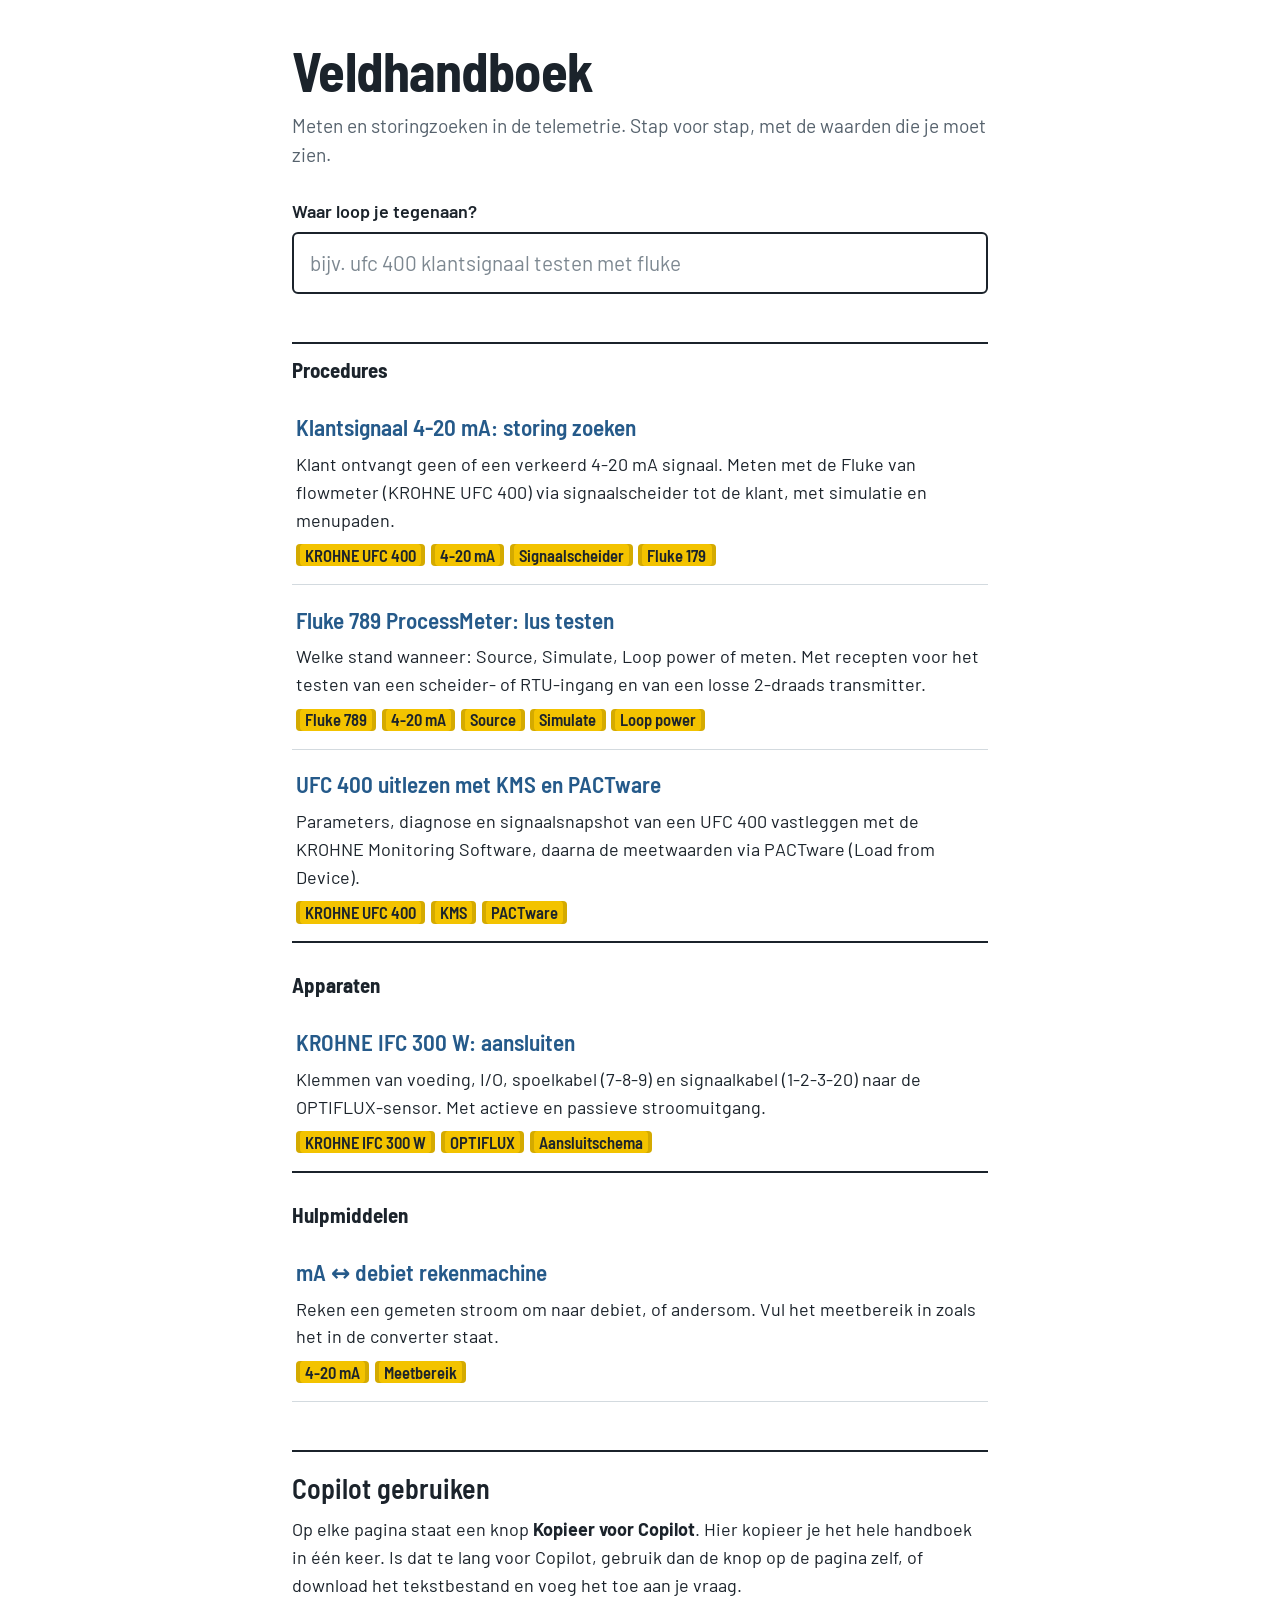
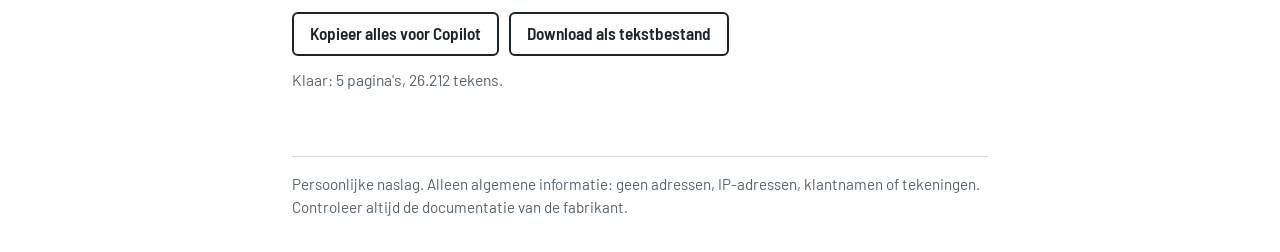
<file: index.html>
<!DOCTYPE html>
<html lang="nl">
<head>
  <meta charset="utf-8">
  <meta name="viewport" content="width=device-width, initial-scale=1">
  <title>Veldhandboek</title>
  <meta name="description" content="Persoonlijk veldhandboek: meten en storingzoeken in de telemetrie.">
  <link rel="stylesheet" href="assets/style.css">
  <script src="assets/zoek.js" defer></script>
  <script src="assets/copilot.js" defer></script>
</head>
<body>
  <main class="wrap">
    <header class="held">
      <h1>Veldhandboek</h1>
      <p class="onder">Meten en storingzoeken in de telemetrie. Stap voor stap, met de waarden die je moet zien.</p>

      <form class="zoek" role="search" onsubmit="return false">
        <label for="zoekveld">Waar loop je tegenaan?</label>
        <input id="zoekveld" type="search" autocomplete="off" enterkeyhint="search"
               placeholder="bijv. ufc 400 klantsignaal testen met fluke">
      </form>
    </header>

    <ul class="resultaten" id="resultaten" aria-live="polite"></ul>

    <p class="voet">
      Persoonlijke naslag. Alleen algemene informatie: geen adressen, IP-adressen, klantnamen of tekeningen.
      Controleer altijd de documentatie van de fabrikant.
    </p>
  </main>
</body>
</html>
</file>
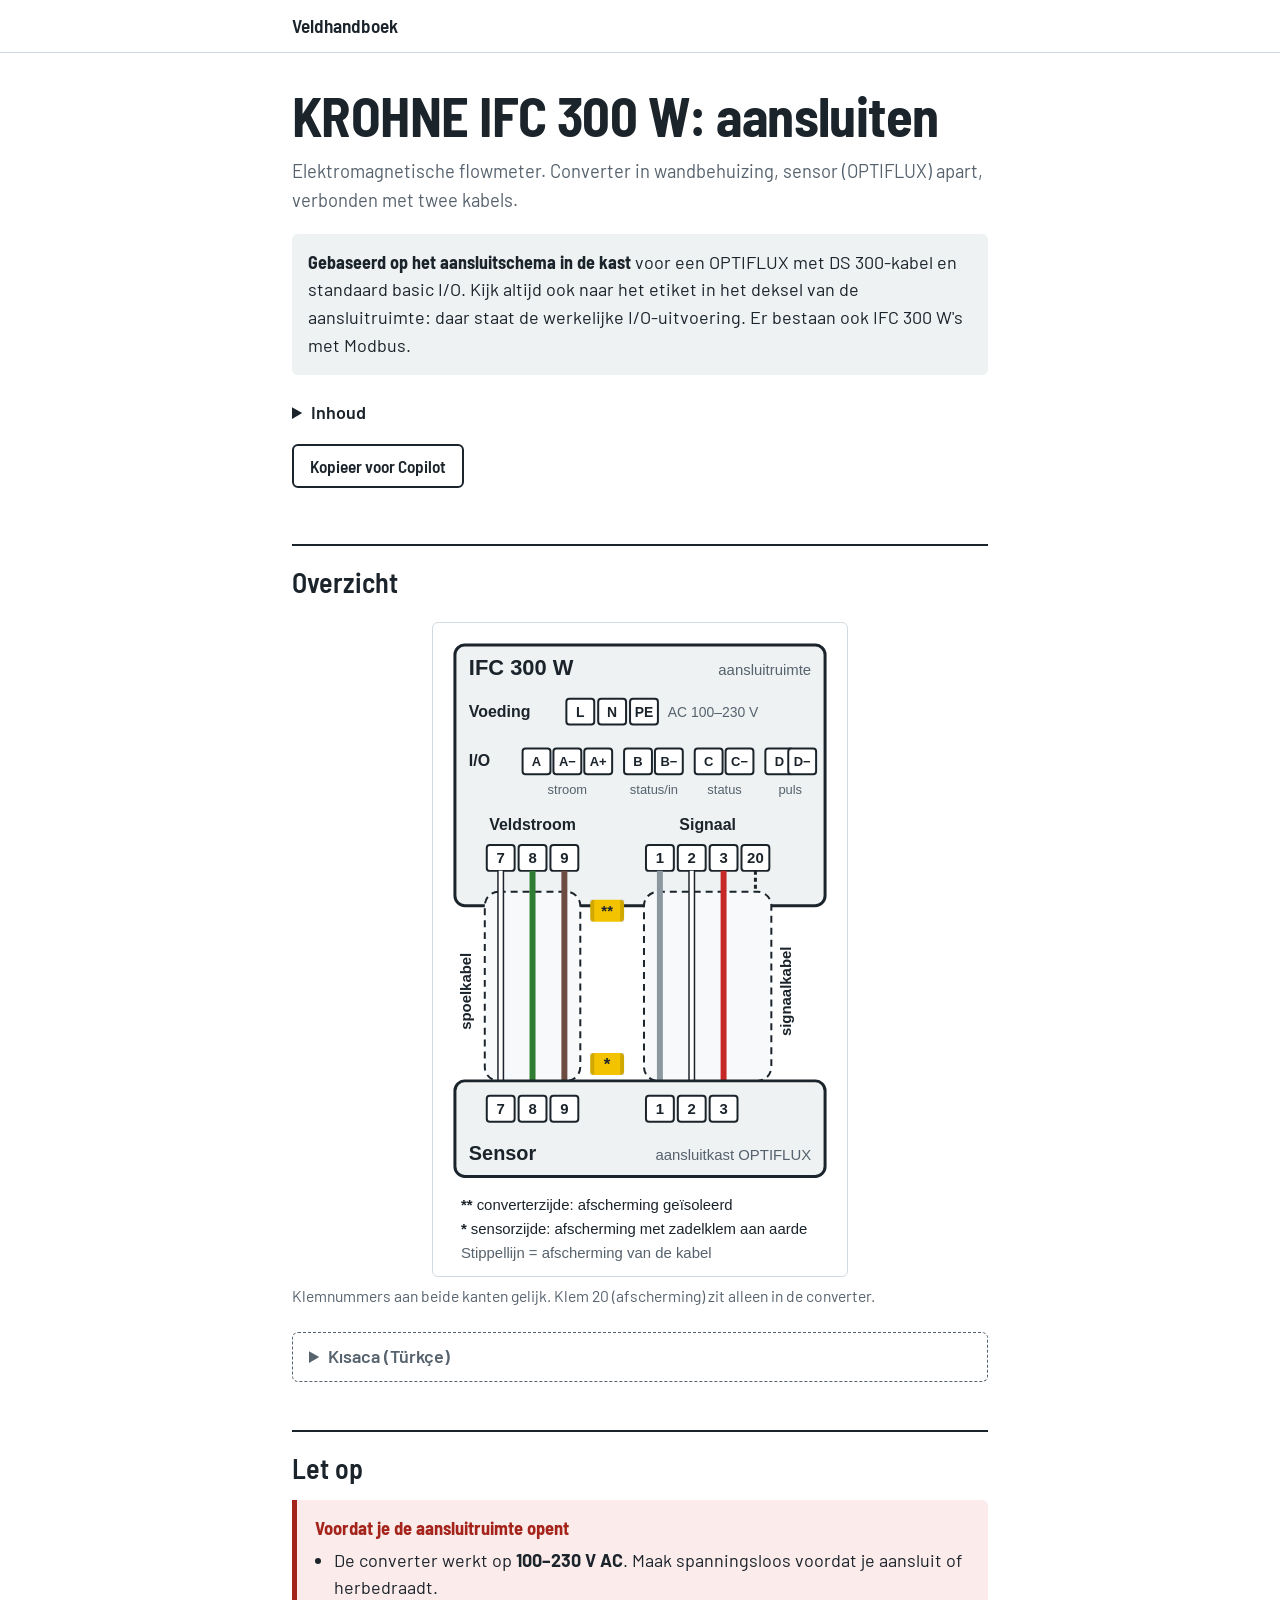
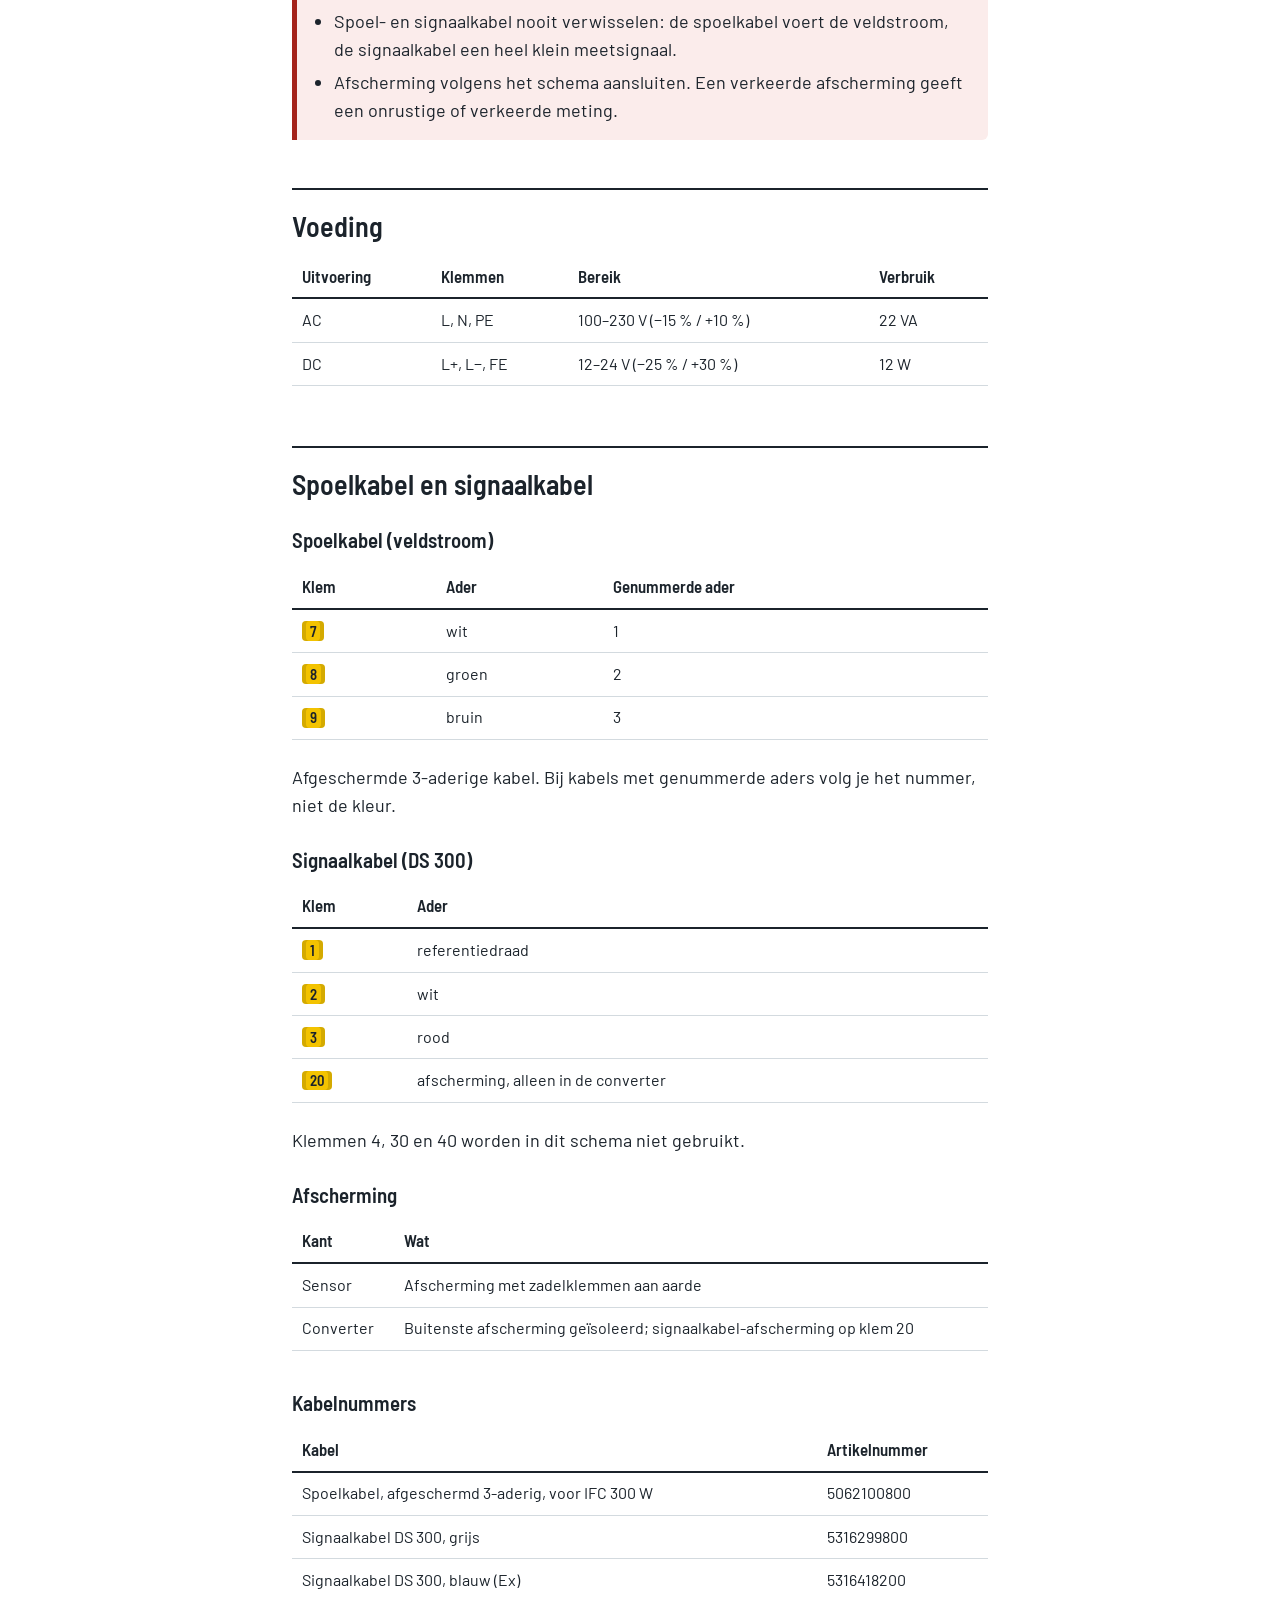
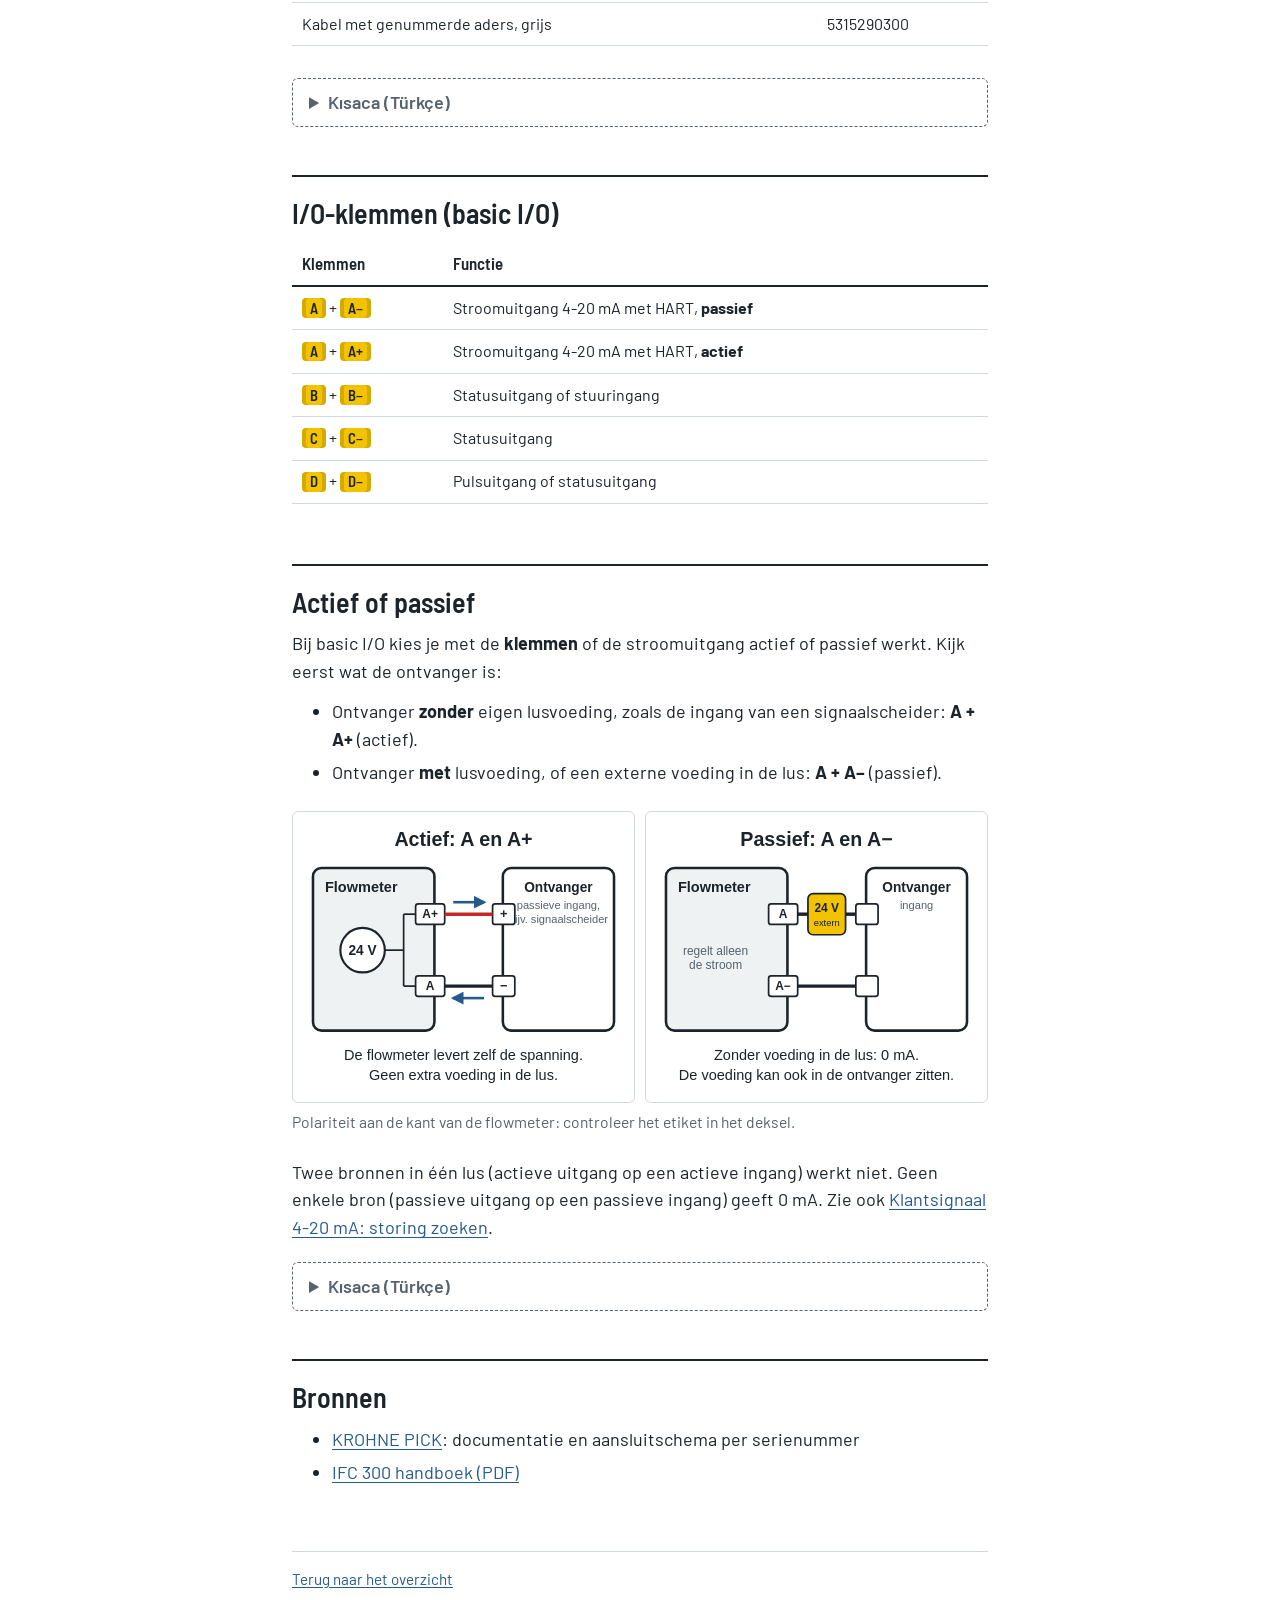
<file: apparaten/krohne-ifc-300-w.html>
<!DOCTYPE html>
<html lang="nl">
<head>
  <meta charset="utf-8">
  <meta name="viewport" content="width=device-width, initial-scale=1">
  <title>KROHNE IFC 300 W: aansluiten · Veldhandboek</title>
  <link rel="stylesheet" href="../assets/style.css">
  <script src="../assets/copilot.js" defer></script>
</head>
<body>
  <nav class="balk"><div class="wrap"><a class="thuis" href="../index.html">Veldhandboek</a></div></nav>

  <main class="wrap">
    <header class="kopblok">
      <h1>KROHNE IFC 300 W: aansluiten</h1>
      <p class="keten">Elektromagnetische flowmeter. Converter in wandbehuizing, sensor (OPTIFLUX) apart, verbonden met twee kabels.</p>

      <div class="status">
        <strong>Gebaseerd op het aansluitschema in de kast</strong> voor een OPTIFLUX met DS 300-kabel en standaard basic I/O.
        Kijk altijd ook naar het etiket in het deksel van de aansluitruimte: daar staat de werkelijke I/O-uitvoering. Er bestaan ook IFC 300 W's met Modbus.
      </div>

      <details class="inhoud">
        <summary>Inhoud</summary>
        <ol>
          <li><a href="#overzicht">Overzicht</a></li>
          <li><a href="#veiligheid">Let op</a></li>
          <li><a href="#voeding">Voeding</a></li>
          <li><a href="#kabels">Spoelkabel en signaalkabel</a></li>
          <li><a href="#io">I/O-klemmen</a></li>
          <li><a href="#actief">Actief of passief</a></li>
          <li><a href="#bronnen">Bronnen</a></li>
        </ol>
      </details>
    </header>

    <!-- ===================================================== -->
    <h2 id="overzicht">Overzicht</h2>
    <figure class="plaat smal">
      <img src="../assets/img/ifc300-aansluiten.svg" alt="Converter met rijen klemmen: voeding L, N, PE; I/O A, A−, A+, B, B−, C, C−, D, D−; veldstroom 7, 8, 9; signaal 1, 2, 3, 20. Twee kabels naar de sensor met klemmen 7, 8, 9 en 1, 2, 3.">
      <figcaption>Klemnummers aan beide kanten gelijk. Klem 20 (afscherming) zit alleen in de converter.</figcaption>
    </figure>

    <details class="tr">
      <summary>Kısaca (Türkçe)</summary>
      <p>IFC 300 W duvara monte converter; sensör ayrı. Aralarında iki kablo var: bobin kablosu (7, 8, 9) ve sinyal kablosu (1, 2, 3 ve ekran 20). Numaralar iki uçta da aynı. Gerçek I/O tipini klemens kapağının içindeki etiketten kontrol et.</p>
    </details>

    <!-- ===================================================== -->
    <h2 id="veiligheid">Let op</h2>
    <div class="gevaar">
      <strong>Voordat je de aansluitruimte opent</strong>
      <ul>
        <li>De converter werkt op <b>100–230 V AC</b>. Maak spanningsloos voordat je aansluit of herbedraadt.</li>
        <li>Spoel- en signaalkabel nooit verwisselen: de spoelkabel voert de veldstroom, de signaalkabel een heel klein meetsignaal.</li>
        <li>Afscherming volgens het schema aansluiten. Een verkeerde afscherming geeft een onrustige of verkeerde meting.</li>
      </ul>
    </div>

    <!-- ===================================================== -->
    <h2 id="voeding">Voeding</h2>
    <div class="tabel">
      <table>
        <tr><th>Uitvoering</th><th>Klemmen</th><th>Bereik</th><th>Verbruik</th></tr>
        <tr><td>AC</td><td>L, N, PE</td><td>100–230 V (−15 % / +10 %)</td><td>22 VA</td></tr>
        <tr><td>DC</td><td>L+, L−, FE</td><td>12–24 V (−25 % / +30 %)</td><td>12 W</td></tr>
      </table>
    </div>

    <!-- ===================================================== -->
    <h2 id="kabels">Spoelkabel en signaalkabel</h2>
    <h3>Spoelkabel (veldstroom)</h3>
    <div class="tabel">
      <table>
        <tr><th>Klem</th><th>Ader</th><th>Genummerde ader</th></tr>
        <tr><td><span class="kous">7</span></td><td>wit</td><td>1</td></tr>
        <tr><td><span class="kous">8</span></td><td>groen</td><td>2</td></tr>
        <tr><td><span class="kous">9</span></td><td>bruin</td><td>3</td></tr>
      </table>
    </div>
    <p>Afgeschermde 3-aderige kabel. Bij kabels met genummerde aders volg je het nummer, niet de kleur.</p>

    <h3>Signaalkabel (DS 300)</h3>
    <div class="tabel">
      <table>
        <tr><th>Klem</th><th>Ader</th></tr>
        <tr><td><span class="kous">1</span></td><td>referentiedraad</td></tr>
        <tr><td><span class="kous">2</span></td><td>wit</td></tr>
        <tr><td><span class="kous">3</span></td><td>rood</td></tr>
        <tr><td><span class="kous">20</span></td><td>afscherming, alleen in de converter</td></tr>
      </table>
    </div>
    <p>Klemmen 4, 30 en 40 worden in dit schema niet gebruikt.</p>

    <h3>Afscherming</h3>
    <div class="tabel">
      <table>
        <tr><th>Kant</th><th>Wat</th></tr>
        <tr><td>Sensor</td><td>Afscherming met zadelklemmen aan aarde</td></tr>
        <tr><td>Converter</td><td>Buitenste afscherming geïsoleerd; signaalkabel-afscherming op klem 20</td></tr>
      </table>
    </div>

    <h3>Kabelnummers</h3>
    <div class="tabel">
      <table>
        <tr><th>Kabel</th><th>Artikelnummer</th></tr>
        <tr><td>Spoelkabel, afgeschermd 3-aderig, voor IFC 300 W</td><td>5062100800</td></tr>
        <tr><td>Signaalkabel DS 300, grijs</td><td>5316299800</td></tr>
        <tr><td>Signaalkabel DS 300, blauw (Ex)</td><td>5316418200</td></tr>
        <tr><td>Kabel met genummerde aders, grijs</td><td>5315290300</td></tr>
      </table>
    </div>

    <details class="tr">
      <summary>Kısaca (Türkçe)</summary>
      <ul>
        <li>Bobin kablosu: 7 beyaz, 8 yeşil, 9 kahverengi. Numaralı tellerde 1-2-3'ü takip et.</li>
        <li>Sinyal kablosu: 1 referans teli, 2 beyaz, 3 kırmızı, 20 ekran (sadece converter'da).</li>
        <li>Ekran: sensör tarafında eyer kelepçeyle toprağa, converter tarafında dış ekran yalıtılır.</li>
      </ul>
    </details>

    <!-- ===================================================== -->
    <h2 id="io">I/O-klemmen (basic I/O)</h2>
    <div class="tabel">
      <table>
        <tr><th>Klemmen</th><th>Functie</th></tr>
        <tr><td><span class="kous">A</span> + <span class="kous">A−</span></td><td>Stroomuitgang 4-20 mA met HART, <b>passief</b></td></tr>
        <tr><td><span class="kous">A</span> + <span class="kous">A+</span></td><td>Stroomuitgang 4-20 mA met HART, <b>actief</b></td></tr>
        <tr><td><span class="kous">B</span> + <span class="kous">B−</span></td><td>Statusuitgang of stuuringang</td></tr>
        <tr><td><span class="kous">C</span> + <span class="kous">C−</span></td><td>Statusuitgang</td></tr>
        <tr><td><span class="kous">D</span> + <span class="kous">D−</span></td><td>Pulsuitgang of statusuitgang</td></tr>
      </table>
    </div>

    <!-- ===================================================== -->
    <h2 id="actief">Actief of passief</h2>
    <p>Bij basic I/O kies je met de <b>klemmen</b> of de stroomuitgang actief of passief werkt. Kijk eerst wat de ontvanger is:</p>
    <ul>
      <li>Ontvanger <b>zonder</b> eigen lusvoeding, zoals de ingang van een signaalscheider: <b>A + A+</b> (actief).</li>
      <li>Ontvanger <b>met</b> lusvoeding, of een externe voeding in de lus: <b>A + A−</b> (passief).</li>
    </ul>
    <figure class="plaat">
      <div class="platen">
        <img src="../assets/img/stroomuitgang-actief.svg" alt="Actief: klem A+ en A. De flowmeter heeft een interne 24 V-bron en voedt de lus naar de passieve ingang van de ontvanger.">
        <img src="../assets/img/stroomuitgang-passief.svg" alt="Passief: klem A en A−. Er zit een externe 24 V-voeding in de lus tussen flowmeter en ontvanger.">
      </div>
      <figcaption>Polariteit aan de kant van de flowmeter: controleer het etiket in het deksel.</figcaption>
    </figure>
    <p>Twee bronnen in één lus (actieve uitgang op een actieve ingang) werkt niet. Geen enkele bron (passieve uitgang op een passieve ingang) geeft 0 mA. Zie ook <a href="../procedures/klantsignaal-4-20ma.html">Klantsignaal 4-20 mA: storing zoeken</a>.</p>

    <details class="tr">
      <summary>Kısaca (Türkçe)</summary>
      <p>Basic I/O'da aktif/pasif seçimi klemenslerle yapılır: A + A+ aktif (sayaç loop'u kendisi besler), A + A− pasif (loop'ta harici besleme gerekir). Karşı taraf sinyal ayırıcı gibi pasif bir girişse A + A+ kullan. İki taraf da pasifse akım 0 mA olur.</p>
    </details>

    <!-- ===================================================== -->
    <h2 id="bronnen">Bronnen</h2>
    <ul>
      <li><a href="https://pick.krohne.com">KROHNE PICK</a>: documentatie en aansluitschema per serienummer</li>
      <li><a href="https://cdn.krohne.com/pick2/tagged_docs/MA_IFC300_en_210618_4000069804_R05.pdf">IFC 300 handboek (PDF)</a></li>
    </ul>

    <p class="voet"><a href="../index.html">Terug naar het overzicht</a></p>
  </main>
</body>
</html>
</file>
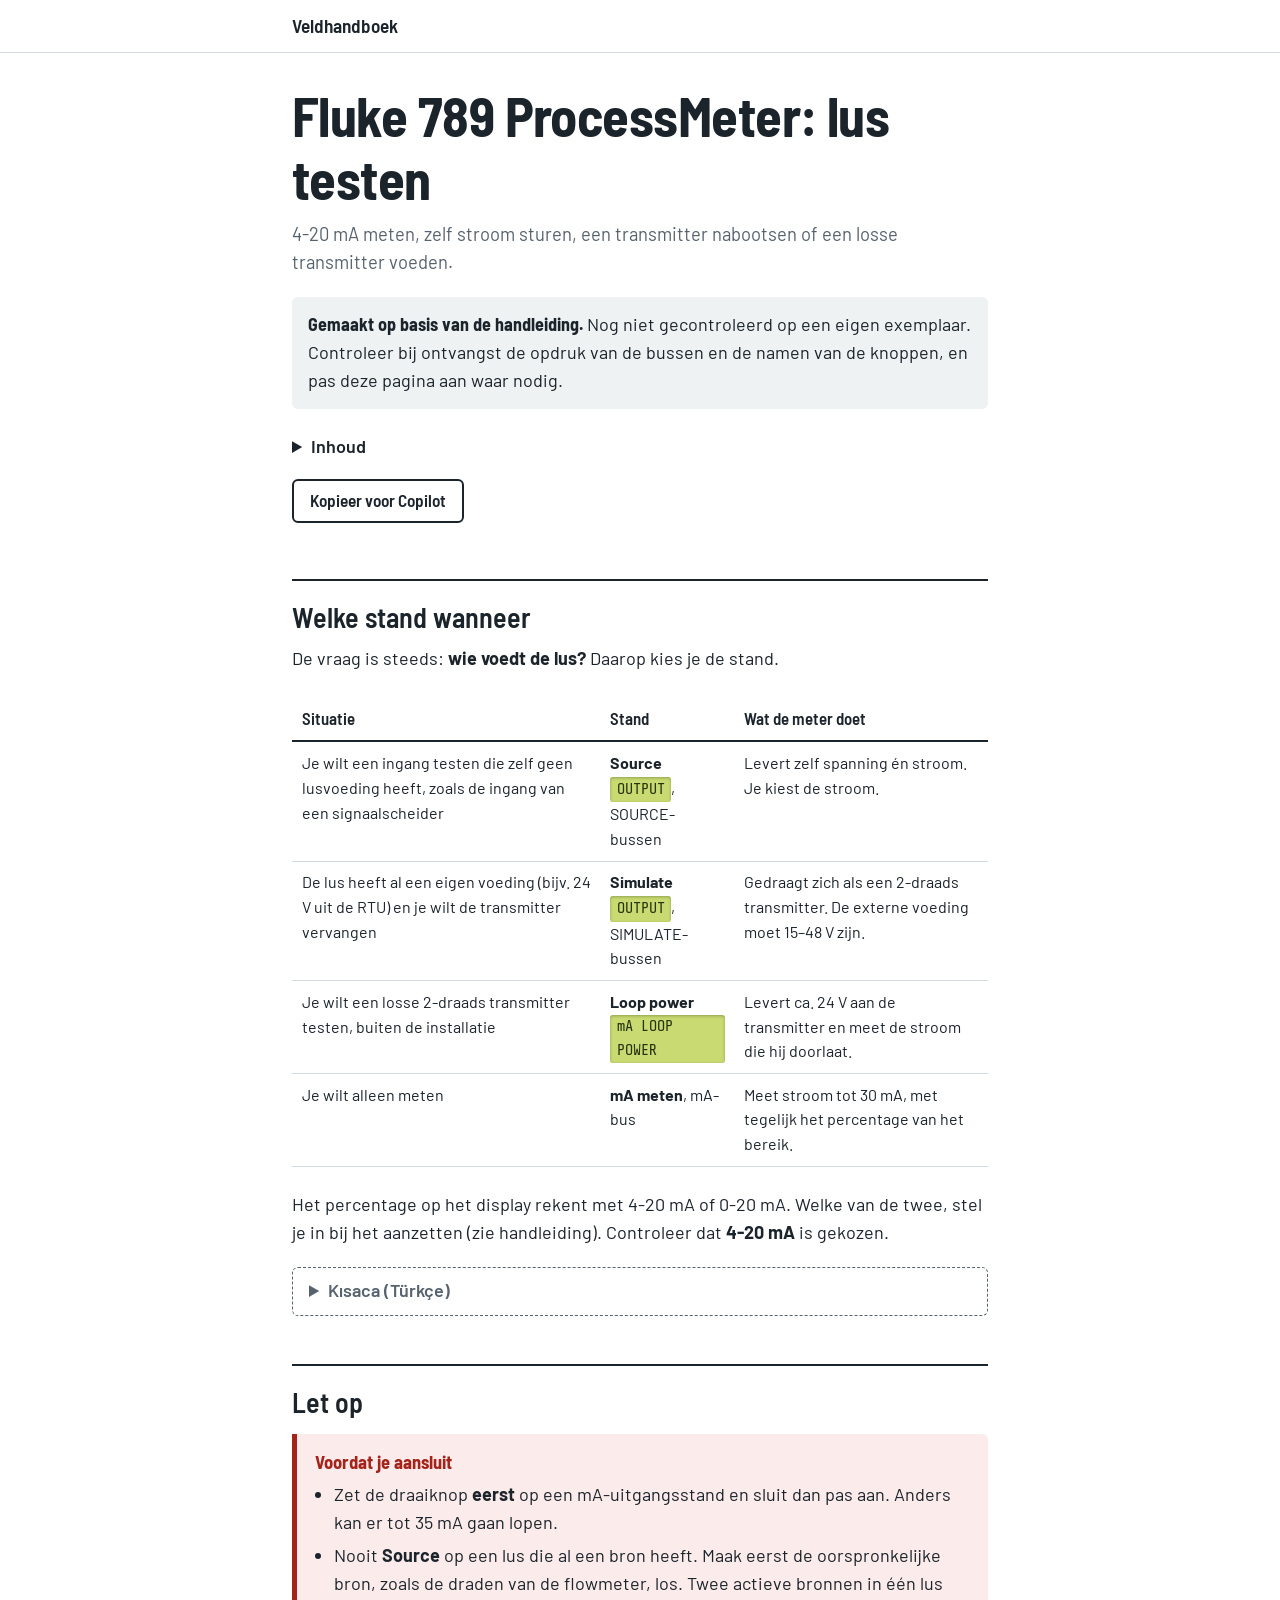
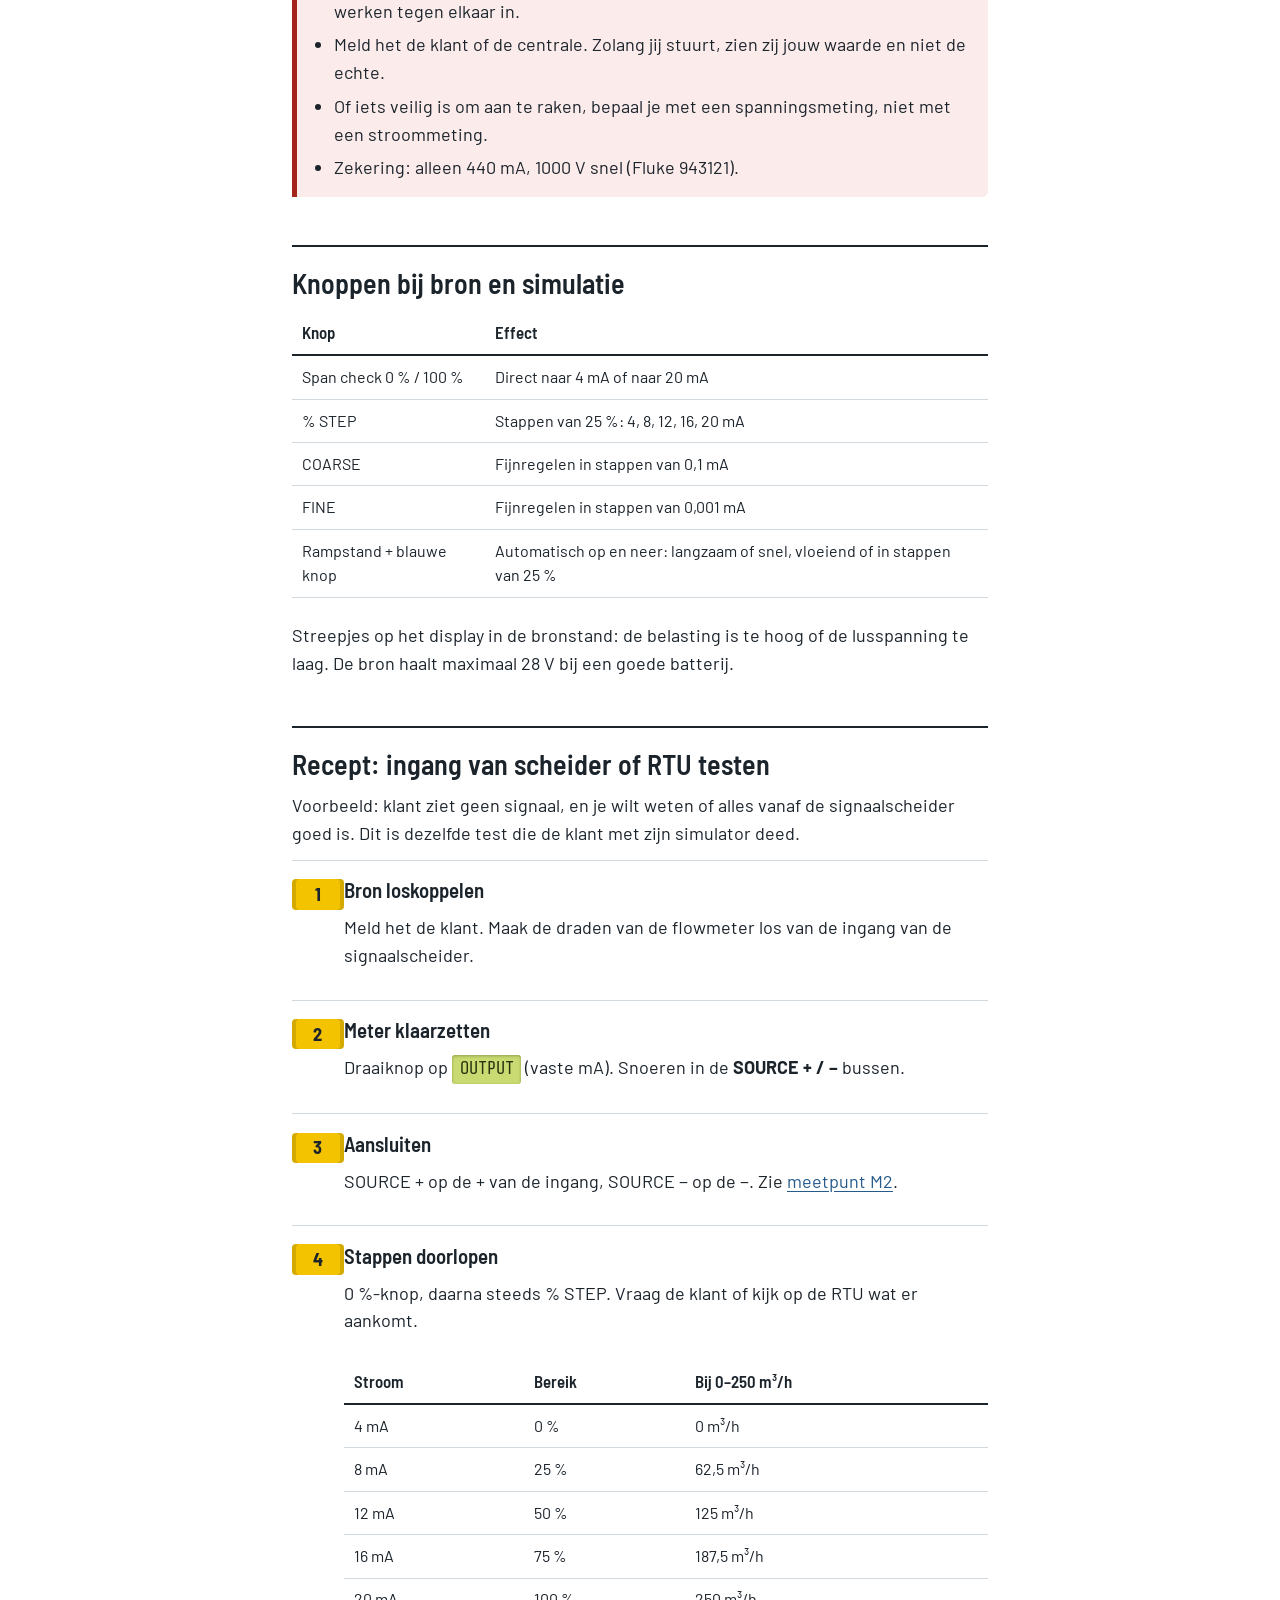
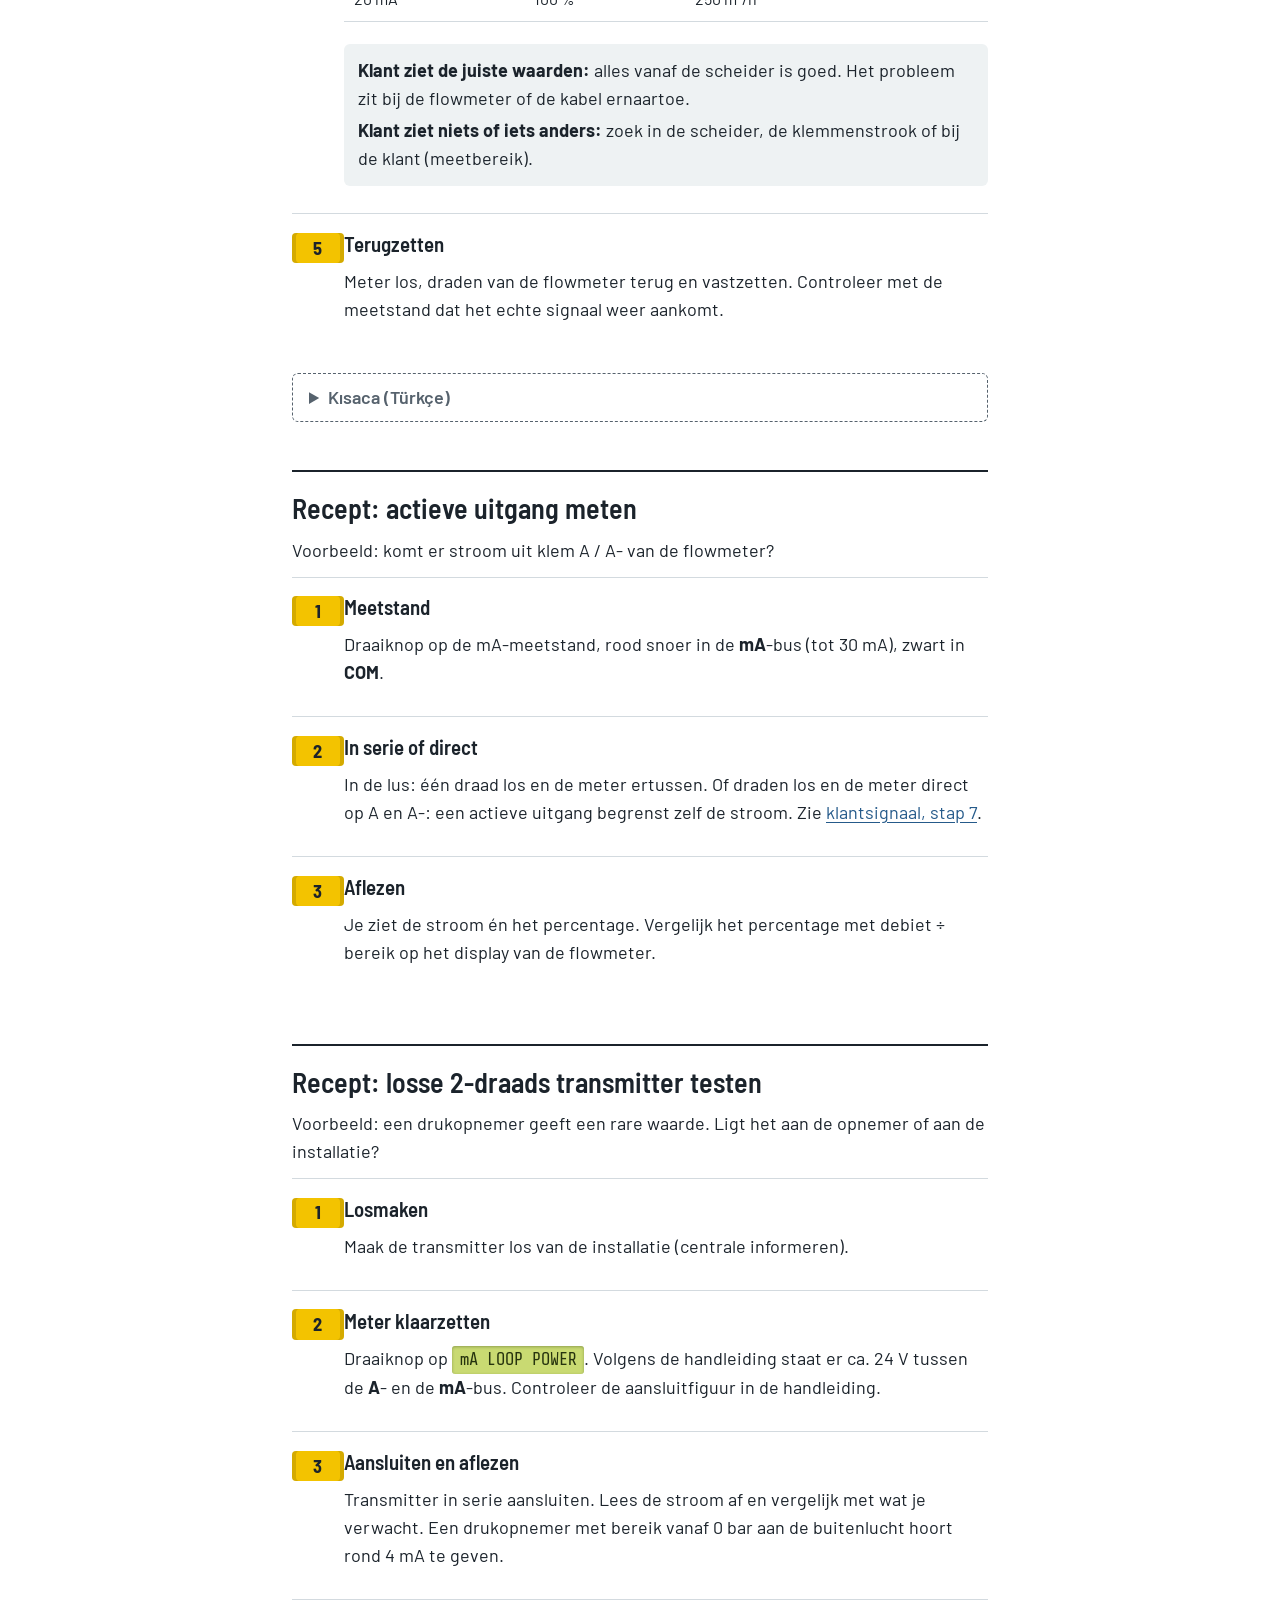
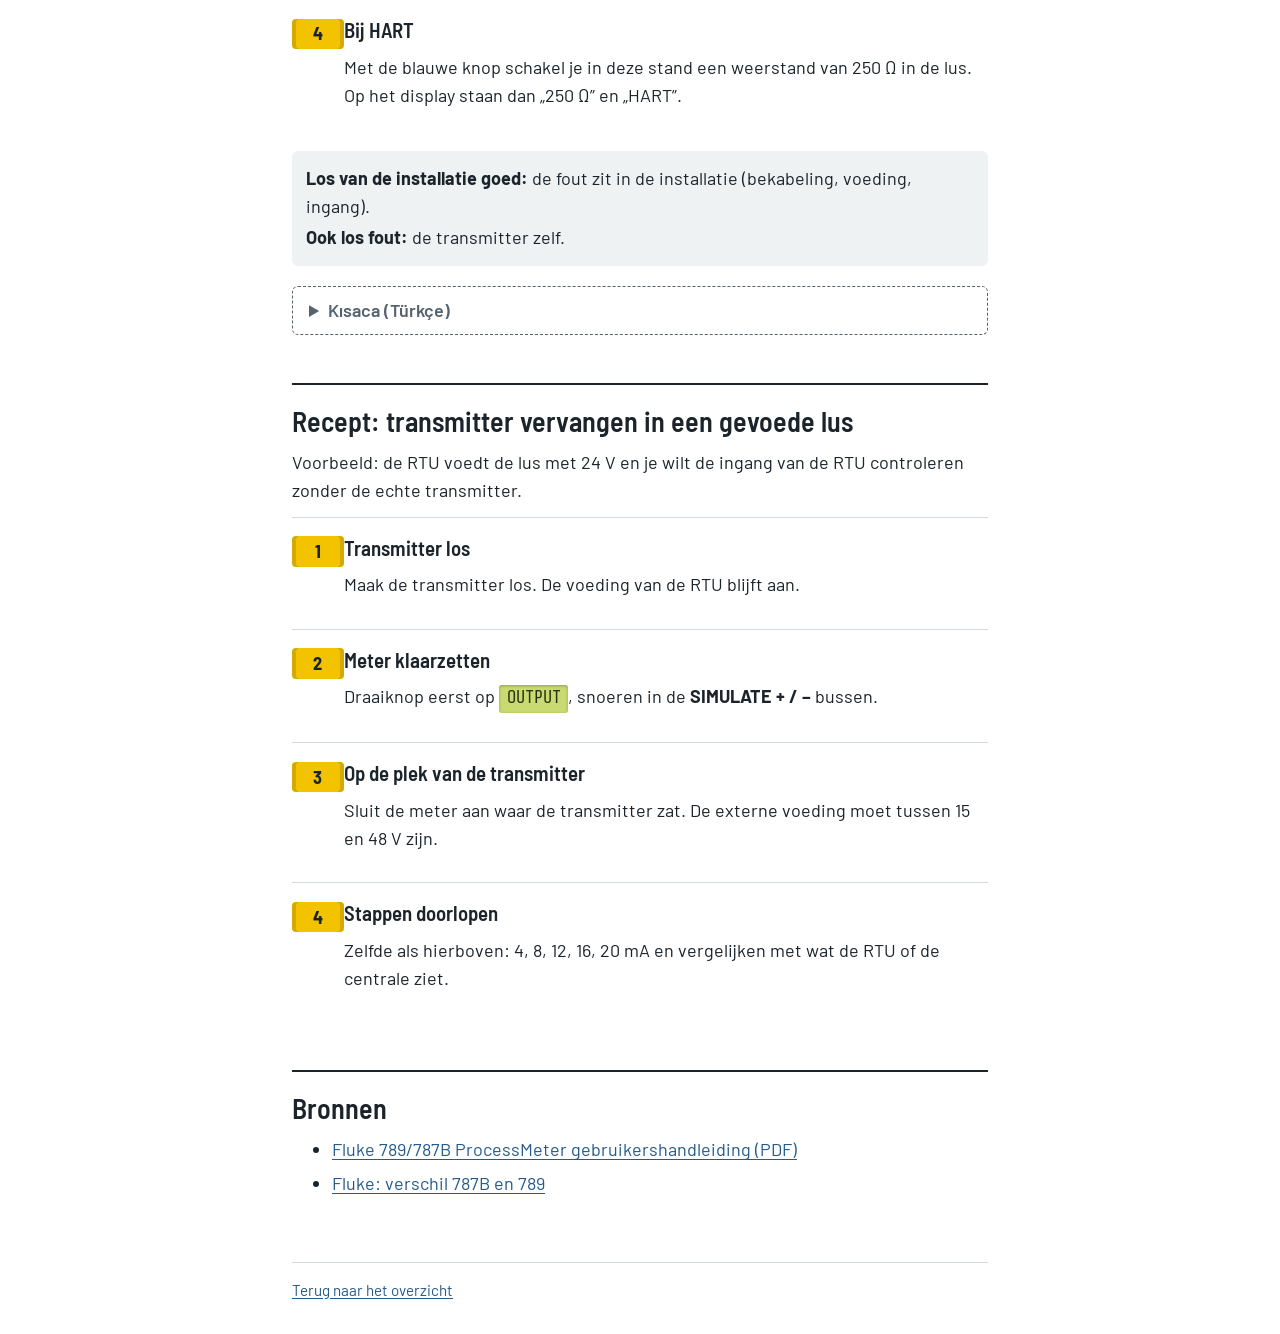
<file: procedures/fluke-789-processmeter.html>
<!DOCTYPE html>
<html lang="nl">
<head>
  <meta charset="utf-8">
  <meta name="viewport" content="width=device-width, initial-scale=1">
  <title>Fluke 789 ProcessMeter: lus testen · Veldhandboek</title>
  <link rel="stylesheet" href="../assets/style.css">
  <script src="../assets/copilot.js" defer></script>
</head>
<body>
  <nav class="balk"><div class="wrap"><a class="thuis" href="../index.html">Veldhandboek</a></div></nav>

  <main class="wrap">
    <header class="kopblok">
      <h1>Fluke 789 ProcessMeter: lus testen</h1>
      <p class="keten">4-20 mA meten, zelf stroom sturen, een transmitter nabootsen of een losse transmitter voeden.</p>

      <div class="status">
        <strong>Gemaakt op basis van de handleiding.</strong>
        Nog niet gecontroleerd op een eigen exemplaar. Controleer bij ontvangst de opdruk van de bussen en de namen van de knoppen, en pas deze pagina aan waar nodig.
      </div>

      <details class="inhoud">
        <summary>Inhoud</summary>
        <ol>
          <li><a href="#welke">Welke stand wanneer</a></li>
          <li><a href="#veiligheid">Let op</a></li>
          <li><a href="#knoppen">Knoppen bij bron en simulatie</a></li>
          <li><a href="#ingang">Recept: ingang van scheider of RTU testen</a></li>
          <li><a href="#uitgang">Recept: actieve uitgang meten</a></li>
          <li><a href="#transmitter">Recept: losse 2-draads transmitter testen</a></li>
          <li><a href="#simulate">Recept: transmitter vervangen in een gevoede lus</a></li>
          <li><a href="#bronnen">Bronnen</a></li>
        </ol>
      </details>
    </header>

    <!-- ===================================================== -->
    <h2 id="welke">Welke stand wanneer</h2>
    <p>De vraag is steeds: <b>wie voedt de lus?</b> Daarop kies je de stand.</p>
    <div class="tabel">
      <table>
        <tr><th>Situatie</th><th>Stand</th><th>Wat de meter doet</th></tr>
        <tr>
          <td>Je wilt een ingang testen die zelf geen lusvoeding heeft, zoals de ingang van een signaalscheider</td>
          <td><b>Source</b><br><span class="lcd">OUTPUT</span>, SOURCE-bussen</td>
          <td>Levert zelf spanning én stroom. Je kiest de stroom.</td>
        </tr>
        <tr>
          <td>De lus heeft al een eigen voeding (bijv. 24 V uit de RTU) en je wilt de transmitter vervangen</td>
          <td><b>Simulate</b><br><span class="lcd">OUTPUT</span>, SIMULATE-bussen</td>
          <td>Gedraagt zich als een 2-draads transmitter. De externe voeding moet 15–48 V zijn.</td>
        </tr>
        <tr>
          <td>Je wilt een losse 2-draads transmitter testen, buiten de installatie</td>
          <td><b>Loop power</b><br><span class="lcd">mA LOOP POWER</span></td>
          <td>Levert ca. 24 V aan de transmitter en meet de stroom die hij doorlaat.</td>
        </tr>
        <tr>
          <td>Je wilt alleen meten</td>
          <td><b>mA meten</b>, mA-bus</td>
          <td>Meet stroom tot 30 mA, met tegelijk het percentage van het bereik.</td>
        </tr>
      </table>
    </div>
    <p>Het percentage op het display rekent met 4-20 mA of 0-20 mA. Welke van de twee, stel je in bij het aanzetten (zie handleiding). Controleer dat <b>4-20 mA</b> is gekozen.</p>

    <details class="tr">
      <summary>Kısaca (Türkçe)</summary>
      <ul>
        <li><b>Source:</b> loop'un beslemesi yoksa. Alet hem besler hem akımı belirler. Örnek: sinyal ayırıcının girişine 12 mA vermek.</li>
        <li><b>Simulate:</b> loop'un kendi beslemesi varsa (RTU'dan 24 V gibi). Alet sensörün yerine geçer.</li>
        <li><b>Loop power:</b> 2 telli bir sensörü sistemden ayırıp tek başına beslemek ve akımını okumak için.</li>
        <li>Ekrandaki yüzde 4-20 mA'e göre olmalı; ilk açışta kontrol et.</li>
      </ul>
    </details>

    <!-- ===================================================== -->
    <h2 id="veiligheid">Let op</h2>
    <div class="gevaar">
      <strong>Voordat je aansluit</strong>
      <ul>
        <li>Zet de draaiknop <b>eerst</b> op een mA-uitgangsstand en sluit dan pas aan. Anders kan er tot 35 mA gaan lopen.</li>
        <li>Nooit <b>Source</b> op een lus die al een bron heeft. Maak eerst de oorspronkelijke bron, zoals de draden van de flowmeter, los. Twee actieve bronnen in één lus werken tegen elkaar in.</li>
        <li>Meld het de klant of de centrale. Zolang jij stuurt, zien zij jouw waarde en niet de echte.</li>
        <li>Of iets veilig is om aan te raken, bepaal je met een spanningsmeting, niet met een stroommeting.</li>
        <li>Zekering: alleen 440 mA, 1000 V snel (Fluke 943121).</li>
      </ul>
    </div>

    <!-- ===================================================== -->
    <h2 id="knoppen">Knoppen bij bron en simulatie</h2>
    <div class="tabel">
      <table>
        <tr><th>Knop</th><th>Effect</th></tr>
        <tr><td>Span check 0 % / 100 %</td><td>Direct naar 4 mA of naar 20 mA</td></tr>
        <tr><td>% STEP</td><td>Stappen van 25 %: 4, 8, 12, 16, 20 mA</td></tr>
        <tr><td>COARSE</td><td>Fijnregelen in stappen van 0,1 mA</td></tr>
        <tr><td>FINE</td><td>Fijnregelen in stappen van 0,001 mA</td></tr>
        <tr><td>Rampstand + blauwe knop</td><td>Automatisch op en neer: langzaam of snel, vloeiend of in stappen van 25 %</td></tr>
      </table>
    </div>
    <p>Streepjes op het display in de bronstand: de belasting is te hoog of de lusspanning te laag. De bron haalt maximaal 28 V bij een goede batterij.</p>

    <!-- ===================================================== -->
    <h2 id="ingang">Recept: ingang van scheider of RTU testen</h2>
    <p>Voorbeeld: klant ziet geen signaal, en je wilt weten of alles vanaf de signaalscheider goed is. Dit is dezelfde test die de klant met zijn simulator deed.</p>
    <ol class="stappen">
      <li><h3>Bron loskoppelen</h3><p>Meld het de klant. Maak de draden van de flowmeter los van de ingang van de signaalscheider.</p></li>
      <li><h3>Meter klaarzetten</h3><p>Draaiknop op <span class="lcd">OUTPUT</span> (vaste mA). Snoeren in de <b>SOURCE + / −</b> bussen.</p></li>
      <li><h3>Aansluiten</h3><p>SOURCE + op de + van de ingang, SOURCE − op de −. Zie <a href="klantsignaal-4-20ma.html#keten">meetpunt M2</a>.</p></li>
      <li>
        <h3>Stappen doorlopen</h3>
        <p>0 %-knop, daarna steeds % STEP. Vraag de klant of kijk op de RTU wat er aankomt.</p>
        <div class="tabel">
          <table>
            <tr><th>Stroom</th><th>Bereik</th><th>Bij 0–250 m³/h</th></tr>
            <tr><td>4 mA</td><td>0 %</td><td>0 m³/h</td></tr>
            <tr><td>8 mA</td><td>25 %</td><td>62,5 m³/h</td></tr>
            <tr><td>12 mA</td><td>50 %</td><td>125 m³/h</td></tr>
            <tr><td>16 mA</td><td>75 %</td><td>187,5 m³/h</td></tr>
            <tr><td>20 mA</td><td>100 %</td><td>250 m³/h</td></tr>
          </table>
        </div>
        <div class="uitkomst">
          <p><b>Klant ziet de juiste waarden:</b> alles vanaf de scheider is goed. Het probleem zit bij de flowmeter of de kabel ernaartoe.</p>
          <p><b>Klant ziet niets of iets anders:</b> zoek in de scheider, de klemmenstrook of bij de klant (meetbereik).</p>
        </div>
      </li>
      <li><h3>Terugzetten</h3><p>Meter los, draden van de flowmeter terug en vastzetten. Controleer met de meetstand dat het echte signaal weer aankomt.</p></li>
    </ol>

    <details class="tr">
      <summary>Kısaca (Türkçe)</summary>
      <p>Sayacın tellerini ayırıcının girişinden sök, 789'u SOURCE'a al ve girişe bağla. 4, 8, 12, 16, 20 mA ver; müşteri 0, %25, %50, %75, %100 görmeli. Görüyorsa ayırıcıdan sonrası sağlam, sorun sayaçta ya da kabloda. Bitince telleri geri tak.</p>
    </details>

    <!-- ===================================================== -->
    <h2 id="uitgang">Recept: actieve uitgang meten</h2>
    <p>Voorbeeld: komt er stroom uit klem A / A- van de flowmeter?</p>
    <ol class="stappen">
      <li><h3>Meetstand</h3><p>Draaiknop op de mA-meetstand, rood snoer in de <b>mA</b>-bus (tot 30 mA), zwart in <b>COM</b>.</p></li>
      <li><h3>In serie of direct</h3><p>In de lus: één draad los en de meter ertussen. Of draden los en de meter direct op A en A-: een actieve uitgang begrenst zelf de stroom. Zie <a href="klantsignaal-4-20ma.html#stappen">klantsignaal, stap 7</a>.</p></li>
      <li><h3>Aflezen</h3><p>Je ziet de stroom én het percentage. Vergelijk het percentage met debiet ÷ bereik op het display van de flowmeter.</p></li>
    </ol>

    <!-- ===================================================== -->
    <h2 id="transmitter">Recept: losse 2-draads transmitter testen</h2>
    <p>Voorbeeld: een drukopnemer geeft een rare waarde. Ligt het aan de opnemer of aan de installatie?</p>
    <ol class="stappen">
      <li><h3>Losmaken</h3><p>Maak de transmitter los van de installatie (centrale informeren).</p></li>
      <li><h3>Meter klaarzetten</h3><p>Draaiknop op <span class="lcd">mA LOOP POWER</span>. Volgens de handleiding staat er ca. 24 V tussen de <b>A</b>- en de <b>mA</b>-bus. Controleer de aansluitfiguur in de handleiding.</p></li>
      <li><h3>Aansluiten en aflezen</h3><p>Transmitter in serie aansluiten. Lees de stroom af en vergelijk met wat je verwacht. Een drukopnemer met bereik vanaf 0 bar aan de buitenlucht hoort rond 4 mA te geven.</p></li>
      <li><h3>Bij HART</h3><p>Met de blauwe knop schakel je in deze stand een weerstand van 250 Ω in de lus. Op het display staan dan „250 Ω” en „HART”.</p></li>
    </ol>
    <div class="uitkomst">
      <p><b>Los van de installatie goed:</b> de fout zit in de installatie (bekabeling, voeding, ingang).</p>
      <p><b>Ook los fout:</b> de transmitter zelf.</p>
    </div>

    <details class="tr">
      <summary>Kısaca (Türkçe)</summary>
      <p>Sensörü sistemden ayır, 789'u LOOP POWER'a al: alet sensörü 24 V ile besler ve akımı gösterir. Tek başına doğru çalışıyorsa sorun sistemde, çalışmıyorsa sensörde.</p>
    </details>

    <!-- ===================================================== -->
    <h2 id="simulate">Recept: transmitter vervangen in een gevoede lus</h2>
    <p>Voorbeeld: de RTU voedt de lus met 24 V en je wilt de ingang van de RTU controleren zonder de echte transmitter.</p>
    <ol class="stappen">
      <li><h3>Transmitter los</h3><p>Maak de transmitter los. De voeding van de RTU blijft aan.</p></li>
      <li><h3>Meter klaarzetten</h3><p>Draaiknop eerst op <span class="lcd">OUTPUT</span>, snoeren in de <b>SIMULATE + / −</b> bussen.</p></li>
      <li><h3>Op de plek van de transmitter</h3><p>Sluit de meter aan waar de transmitter zat. De externe voeding moet tussen 15 en 48 V zijn.</p></li>
      <li><h3>Stappen doorlopen</h3><p>Zelfde als hierboven: 4, 8, 12, 16, 20 mA en vergelijken met wat de RTU of de centrale ziet.</p></li>
    </ol>

    <!-- ===================================================== -->
    <h2 id="bronnen">Bronnen</h2>
    <ul>
      <li><a href="https://core.instrumart.com/assets/787B-Manual.pdf">Fluke 789/787B ProcessMeter gebruikershandleiding (PDF)</a></li>
      <li><a href="https://www.fluke.com/en-us/learn/blog/calibration/fluke-787-vs-789">Fluke: verschil 787B en 789</a></li>
    </ul>

    <p class="voet"><a href="../index.html">Terug naar het overzicht</a></p>
  </main>
</body>
</html>
</file>
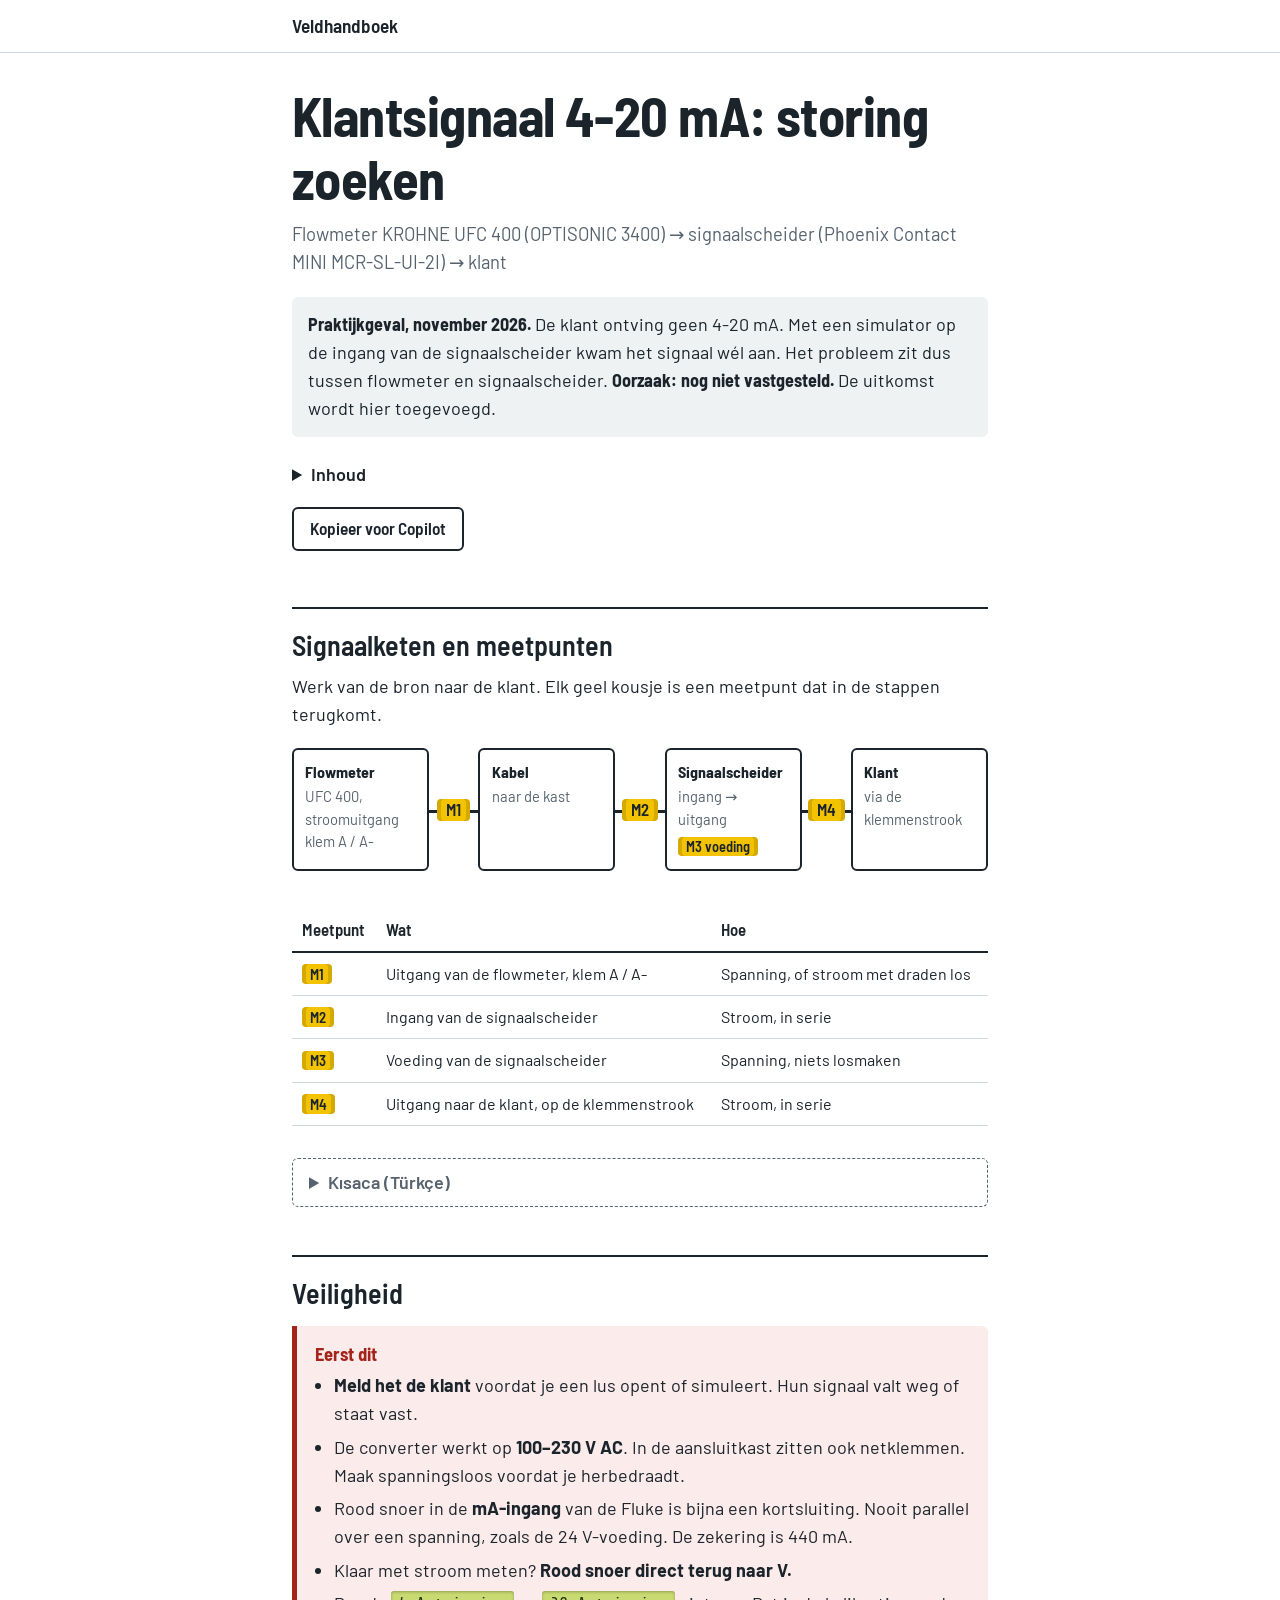
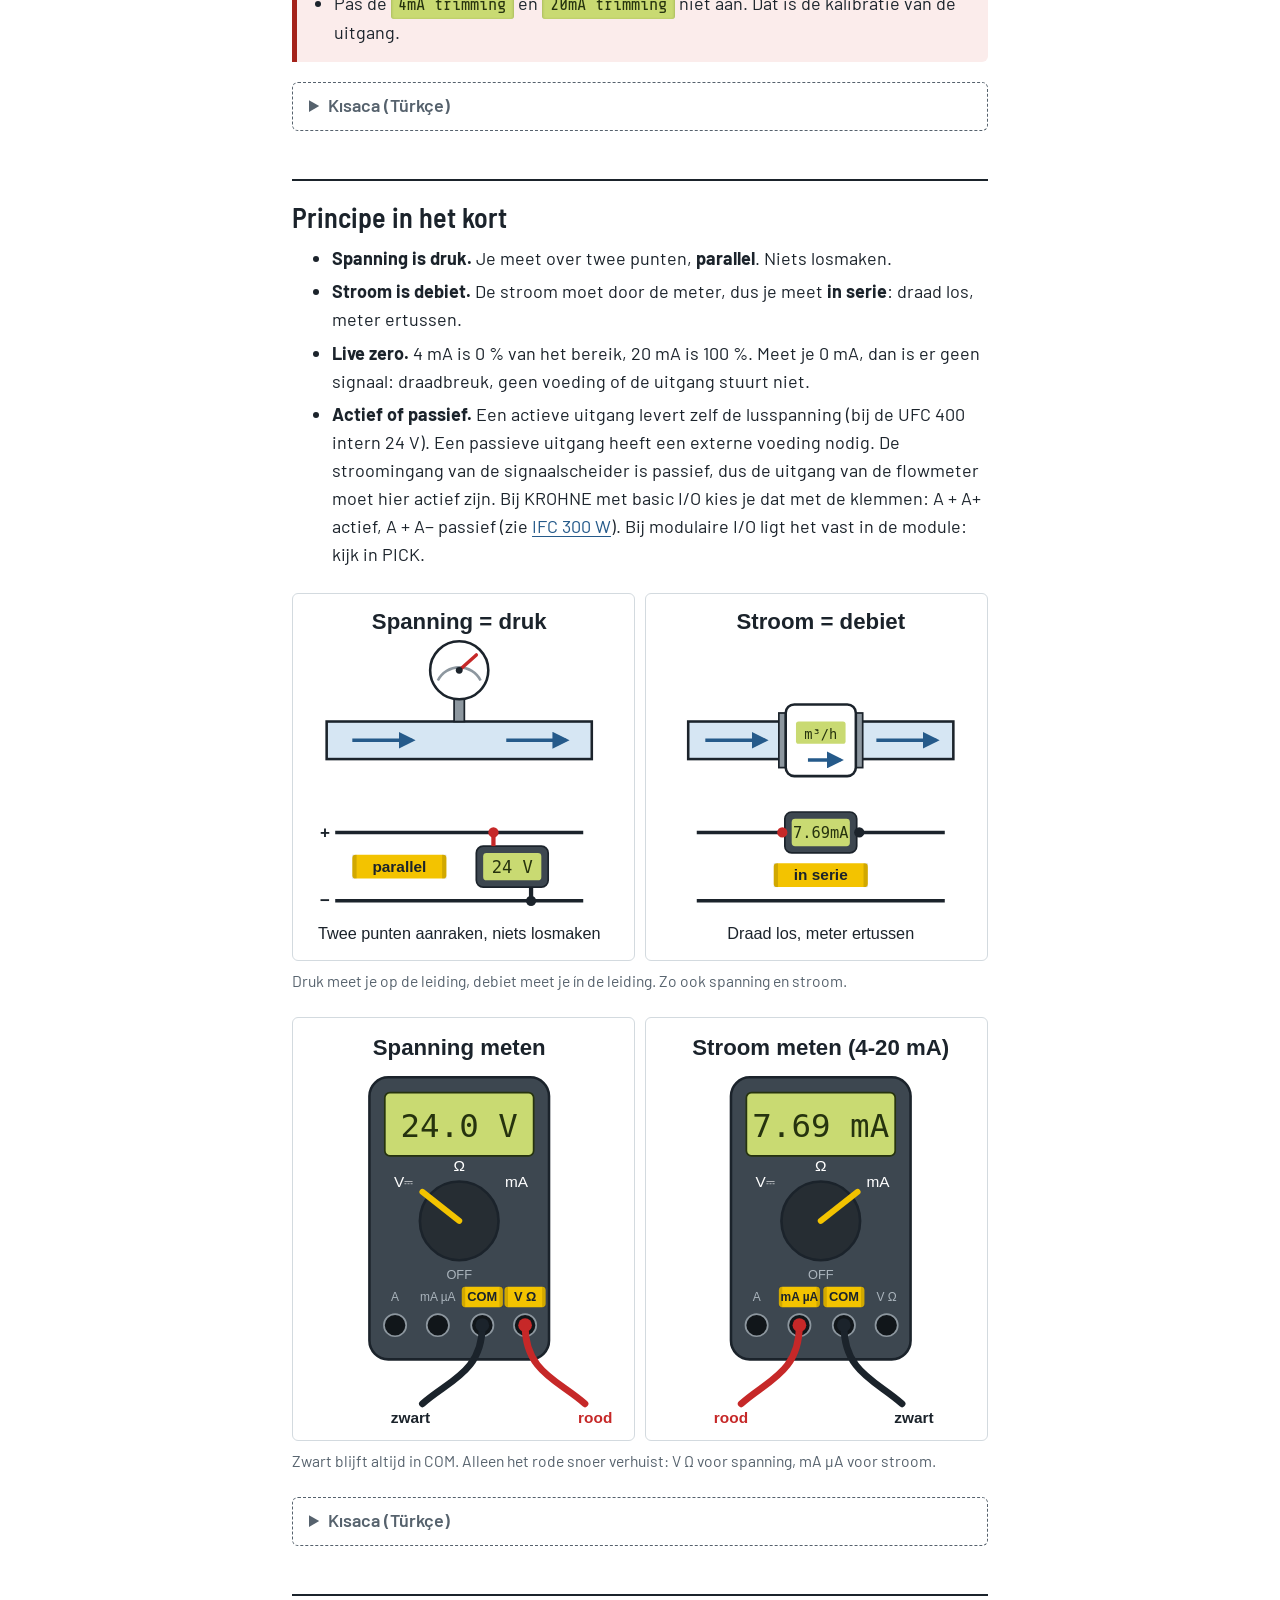
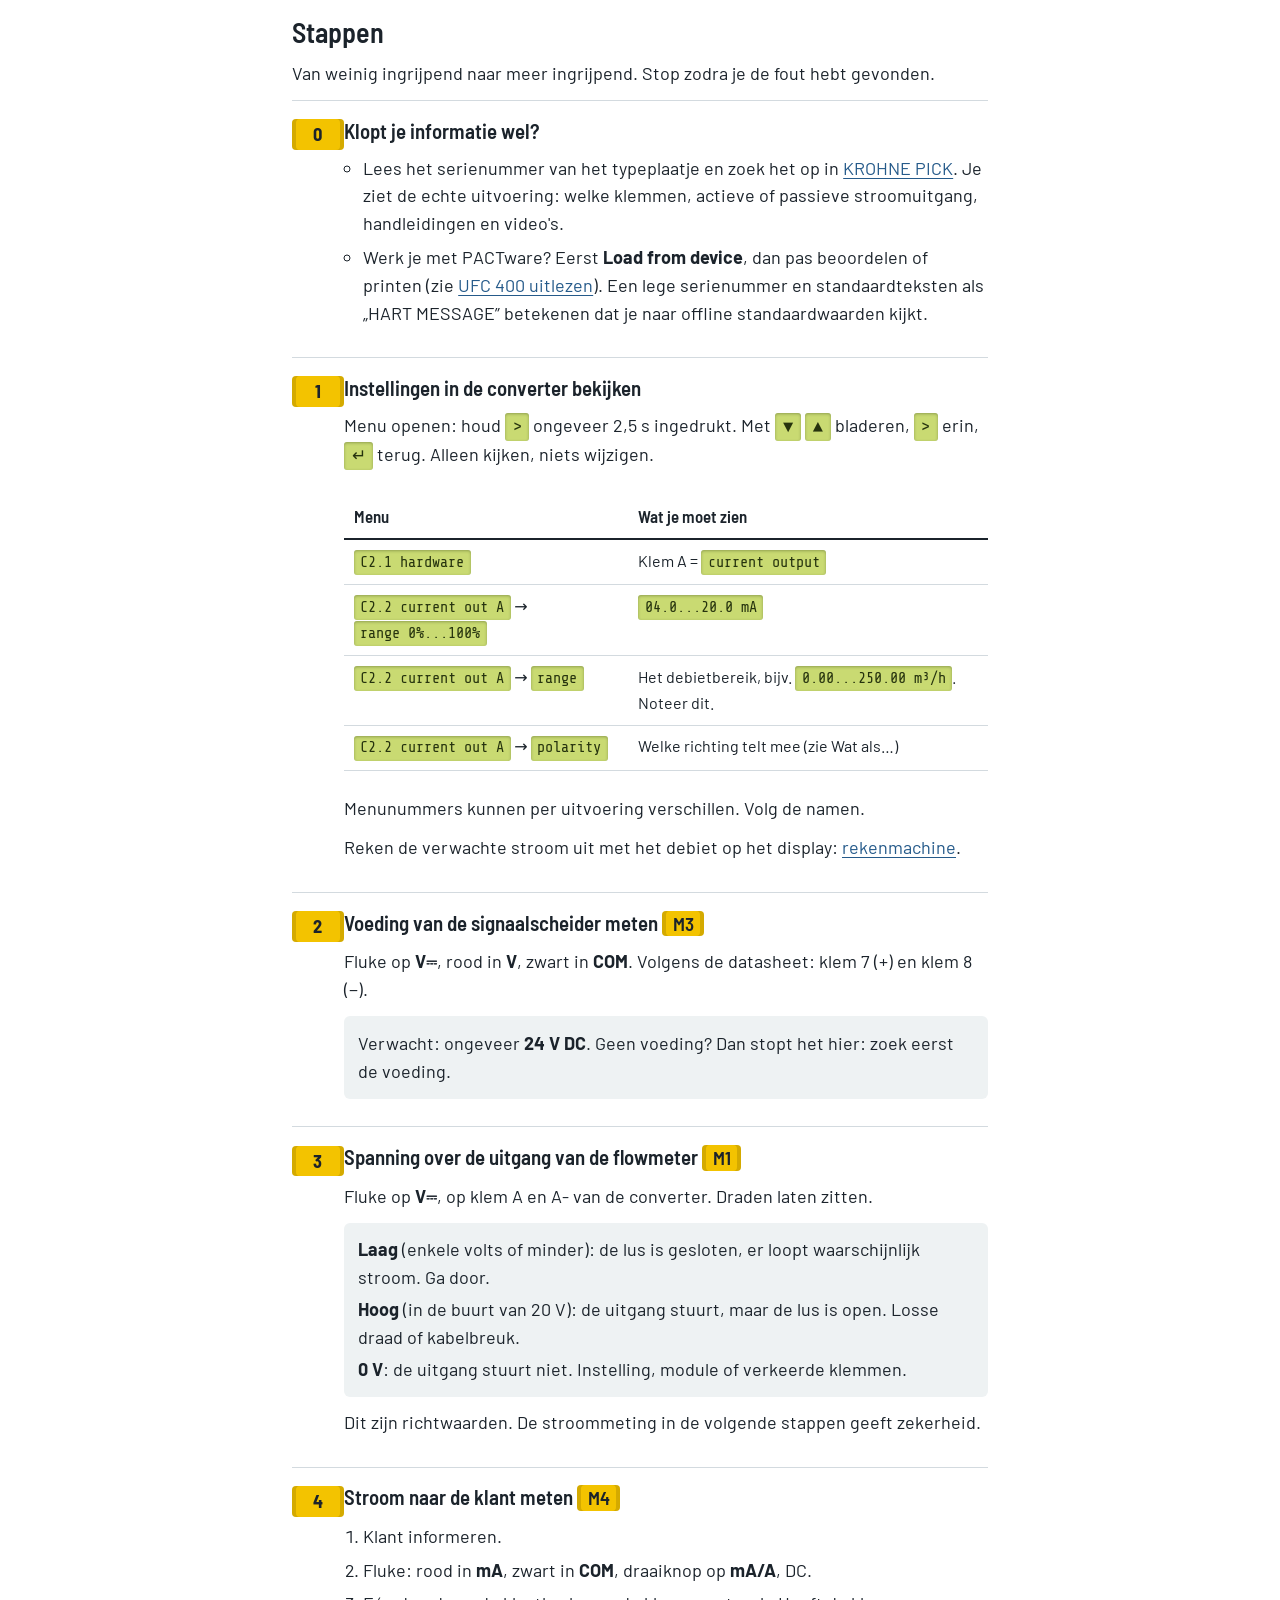
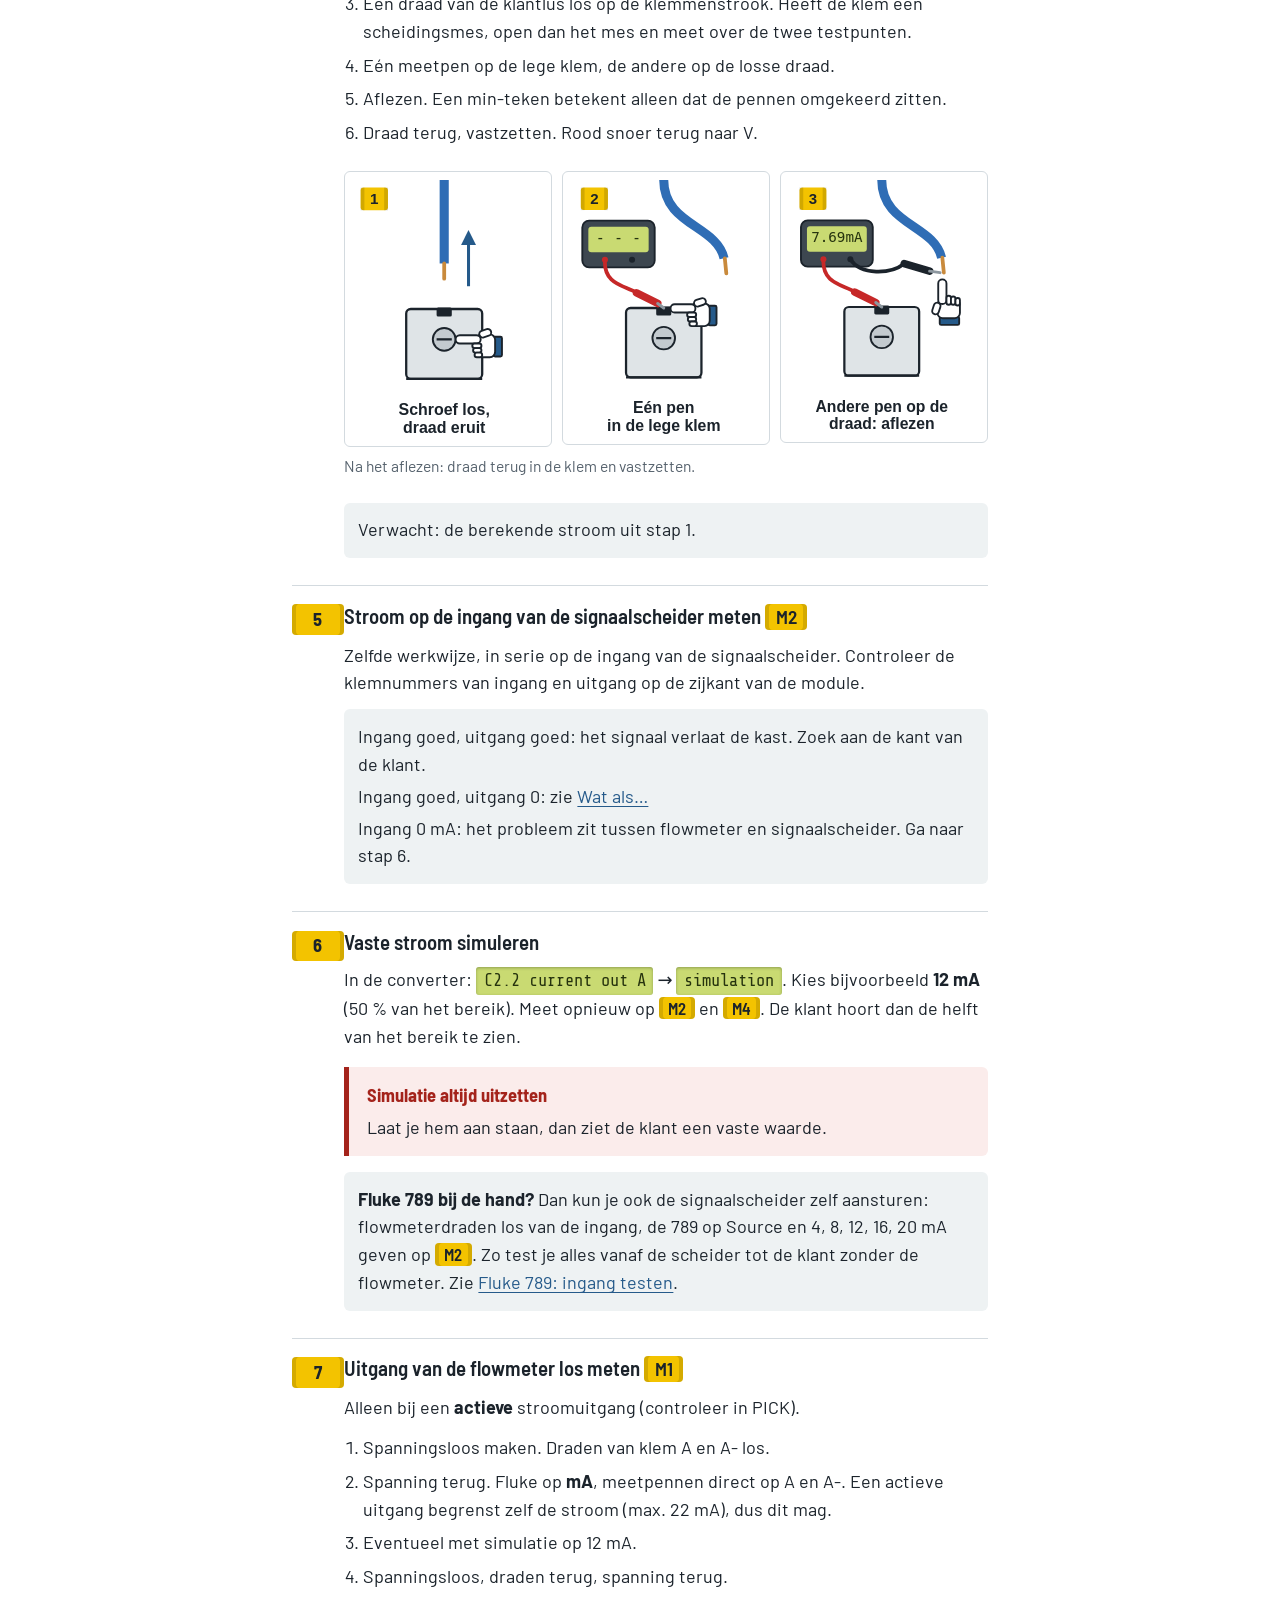
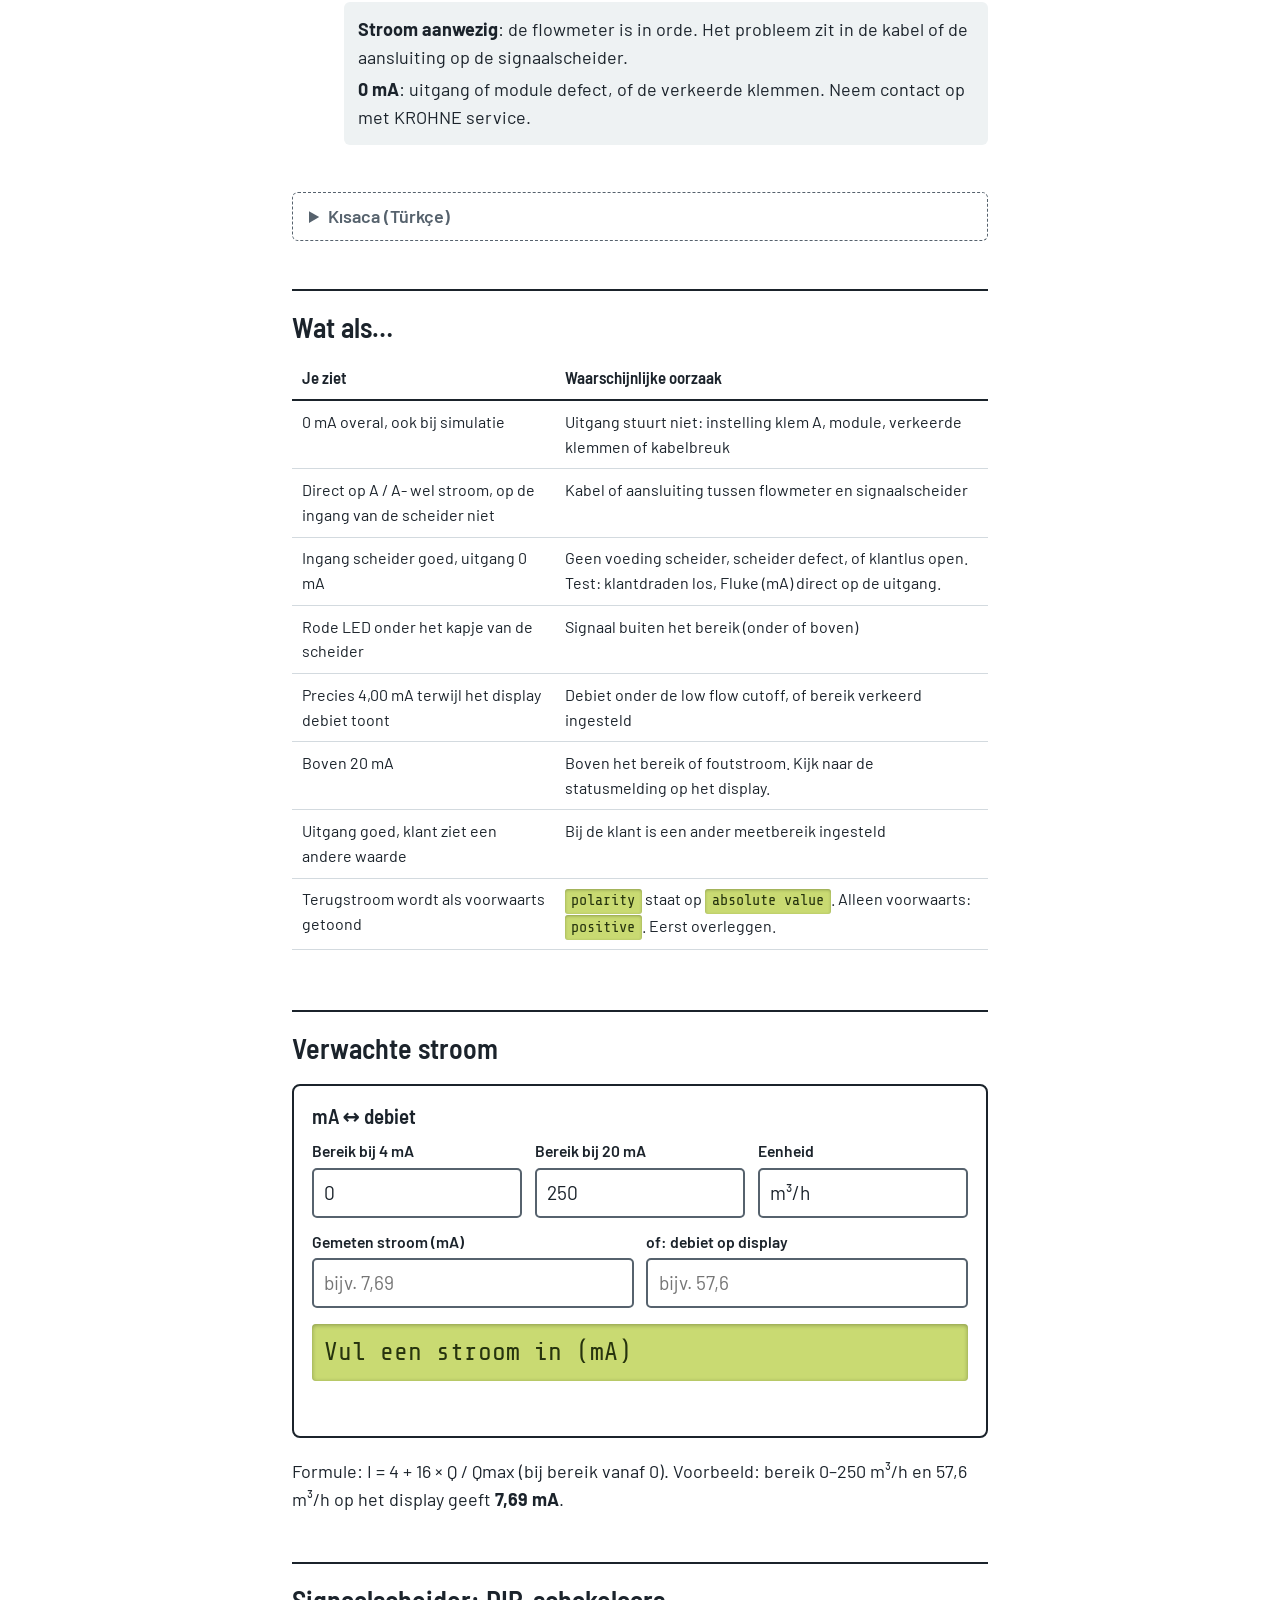
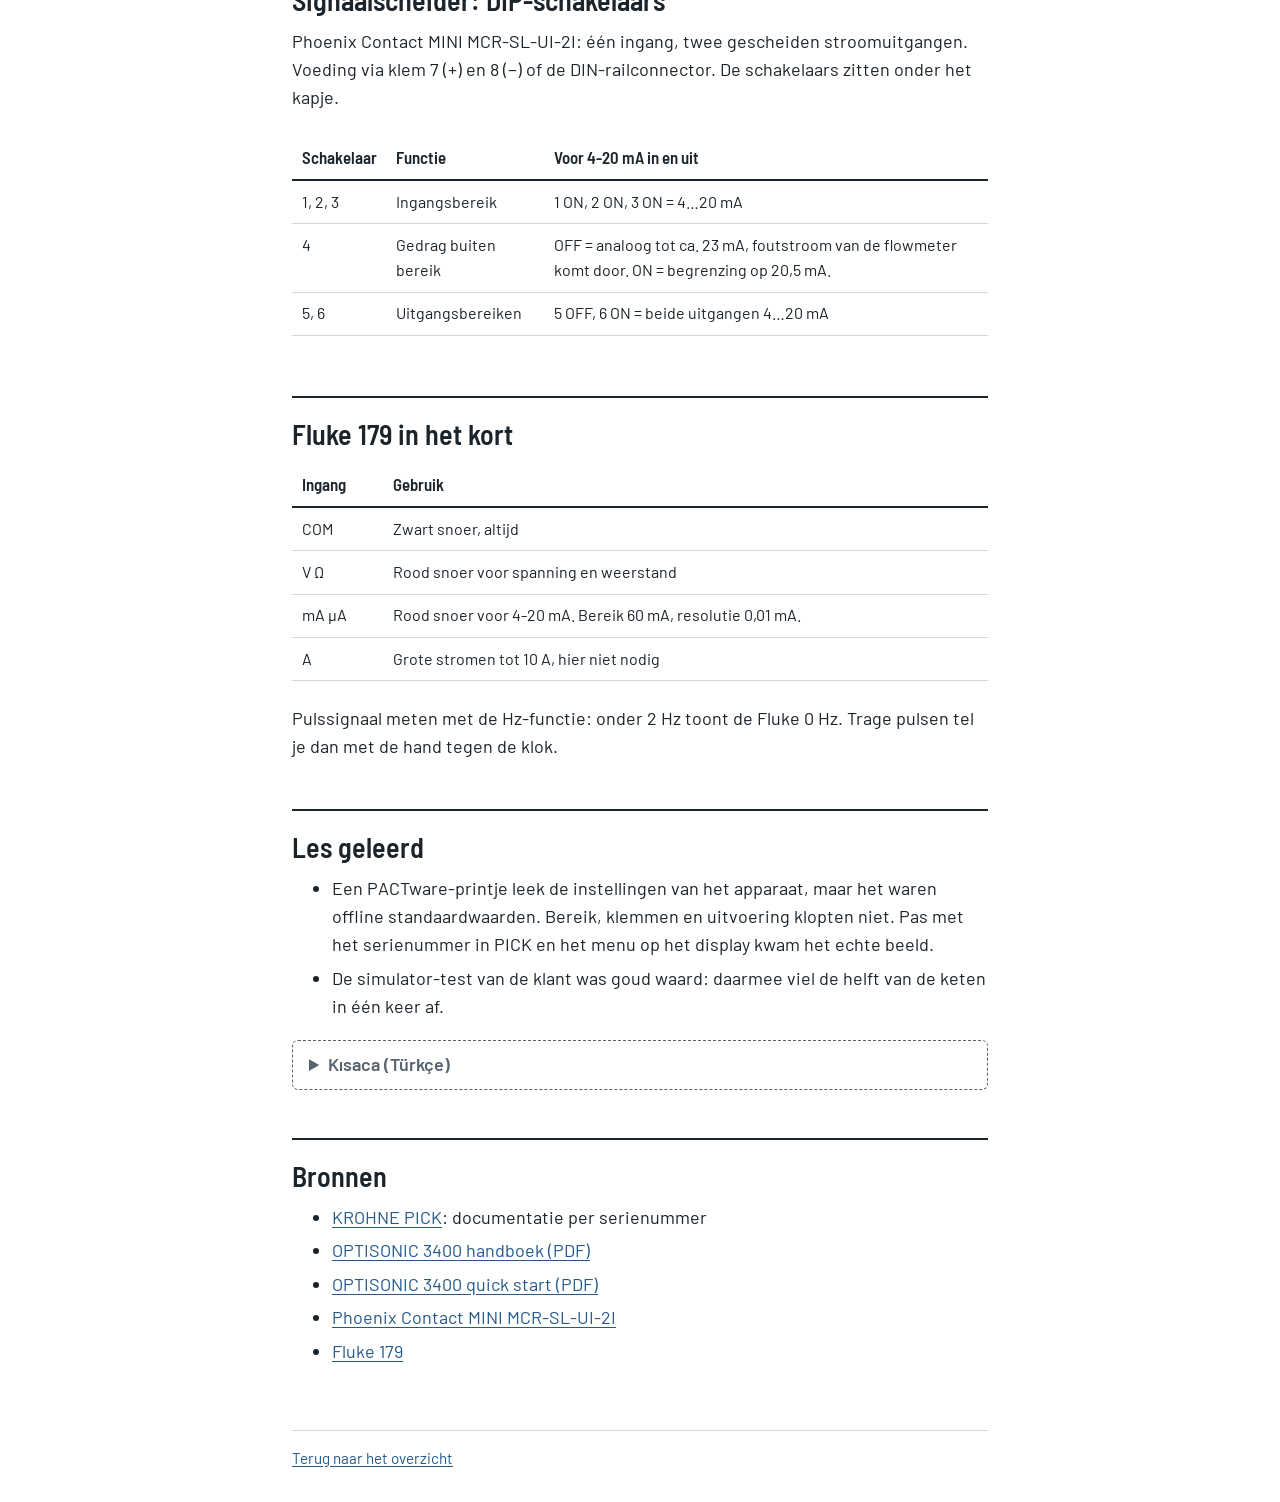
<file: procedures/klantsignaal-4-20ma.html>
<!DOCTYPE html>
<html lang="nl">
<head>
  <meta charset="utf-8">
  <meta name="viewport" content="width=device-width, initial-scale=1">
  <title>Klantsignaal 4-20 mA: storing zoeken · Veldhandboek</title>
  <link rel="stylesheet" href="../assets/style.css">
  <script src="../assets/reken.js" defer></script>
  <script src="../assets/copilot.js" defer></script>
</head>
<body>
  <nav class="balk"><div class="wrap"><a class="thuis" href="../index.html">Veldhandboek</a></div></nav>

  <main class="wrap">
    <header class="kopblok">
      <h1>Klantsignaal 4-20 mA: storing zoeken</h1>
      <p class="keten">Flowmeter KROHNE UFC 400 (OPTISONIC 3400) → signaalscheider (Phoenix Contact MINI MCR-SL-UI-2I) → klant</p>

      <div class="status">
        <strong>Praktijkgeval, november 2026.</strong>
        De klant ontving geen 4-20 mA. Met een simulator op de ingang van de signaalscheider kwam het signaal wél aan.
        Het probleem zit dus tussen flowmeter en signaalscheider. <strong>Oorzaak: nog niet vastgesteld.</strong>
        De uitkomst wordt hier toegevoegd.
      </div>

      <details class="inhoud">
        <summary>Inhoud</summary>
        <ol>
          <li><a href="#keten">Signaalketen en meetpunten</a></li>
          <li><a href="#veiligheid">Veiligheid</a></li>
          <li><a href="#principe">Principe in het kort</a></li>
          <li><a href="#stappen">Stappen</a></li>
          <li><a href="#wat-als">Wat als…</a></li>
          <li><a href="#rekenen">Verwachte stroom</a></li>
          <li><a href="#scheider">Signaalscheider: DIP-schakelaars</a></li>
          <li><a href="#fluke">Fluke 179 in het kort</a></li>
          <li><a href="#les">Les geleerd</a></li>
          <li><a href="#bronnen">Bronnen</a></li>
        </ol>
      </details>
    </header>

    <!-- ===================================================== -->
    <h2 id="keten">Signaalketen en meetpunten</h2>
    <p>Werk van de bron naar de klant. Elk geel kousje is een meetpunt dat in de stappen terugkomt.</p>

    <div class="keten-schema" role="img" aria-label="Flowmeter, kabel, signaalscheider, klemmenstrook, klant, met meetpunten M1 tot M4">
      <div class="blok"><b>Flowmeter</b><span>UFC 400, stroomuitgang klem A / A-</span></div>
      <div class="draad"><span class="kous">M1</span></div>
      <div class="blok"><b>Kabel</b><span>naar de kast</span></div>
      <div class="draad"><span class="kous">M2</span></div>
      <div class="blok"><b>Signaalscheider</b><span>ingang → uitgang</span><span class="kous">M3 voeding</span></div>
      <div class="draad"><span class="kous">M4</span></div>
      <div class="blok"><b>Klant</b><span>via de klemmenstrook</span></div>
    </div>

    <div class="tabel">
      <table>
        <tr><th>Meetpunt</th><th>Wat</th><th>Hoe</th></tr>
        <tr><td><span class="kous">M1</span></td><td>Uitgang van de flowmeter, klem A / A-</td><td>Spanning, of stroom met draden los</td></tr>
        <tr><td><span class="kous">M2</span></td><td>Ingang van de signaalscheider</td><td>Stroom, in serie</td></tr>
        <tr><td><span class="kous">M3</span></td><td>Voeding van de signaalscheider</td><td>Spanning, niets losmaken</td></tr>
        <tr><td><span class="kous">M4</span></td><td>Uitgang naar de klant, op de klemmenstrook</td><td>Stroom, in serie</td></tr>
      </table>
    </div>

    <details class="tr">
      <summary>Kısaca (Türkçe)</summary>
      <p>Sinyal sayaçtan çıkıyor, kablodan geçiyor, sinyal ayırıcıdan geçip müşteriye gidiyor. Kaynaktan müşteriye doğru ölçerek ilerle. Sinyalin kaybolduğu nokta arızanın yeridir.</p>
    </details>

    <!-- ===================================================== -->
    <h2 id="veiligheid">Veiligheid</h2>
    <div class="gevaar">
      <strong>Eerst dit</strong>
      <ul>
        <li><b>Meld het de klant</b> voordat je een lus opent of simuleert. Hun signaal valt weg of staat vast.</li>
        <li>De converter werkt op <b>100–230 V AC</b>. In de aansluitkast zitten ook netklemmen. Maak spanningsloos voordat je herbedraadt.</li>
        <li>Rood snoer in de <b>mA-ingang</b> van de Fluke is bijna een kortsluiting. Nooit parallel over een spanning, zoals de 24 V-voeding. De zekering is 440 mA.</li>
        <li>Klaar met stroom meten? <b>Rood snoer direct terug naar V.</b></li>
        <li>Pas de <span class="lcd">4mA trimming</span> en <span class="lcd">20mA trimming</span> niet aan. Dat is de kalibratie van de uitgang.</li>
      </ul>
    </div>

    <details class="tr">
      <summary>Kısaca (Türkçe)</summary>
      <ul>
        <li>Loop'u açmadan ya da simülasyon yapmadan önce müşteriye haber ver.</li>
        <li>Problar mA'deyken asla gerilime (24 V'a) dokunma; sigorta atar. Ölçüm bitince kırmızı probu V'ye geri tak.</li>
        <li>Trimming değerlerine dokunma.</li>
      </ul>
    </details>

    <!-- ===================================================== -->
    <h2 id="principe">Principe in het kort</h2>
    <ul>
      <li><b>Spanning is druk.</b> Je meet over twee punten, <b>parallel</b>. Niets losmaken.</li>
      <li><b>Stroom is debiet.</b> De stroom moet door de meter, dus je meet <b>in serie</b>: draad los, meter ertussen.</li>
      <li><b>Live zero.</b> 4 mA is 0 % van het bereik, 20 mA is 100 %. Meet je 0 mA, dan is er geen signaal: draadbreuk, geen voeding of de uitgang stuurt niet.</li>
      <li><b>Actief of passief.</b> Een actieve uitgang levert zelf de lusspanning (bij de UFC 400 intern 24 V). Een passieve uitgang heeft een externe voeding nodig. De stroomingang van de signaalscheider is passief, dus de uitgang van de flowmeter moet hier actief zijn. Bij KROHNE met basic I/O kies je dat met de klemmen: A + A+ actief, A + A− passief (zie <a href="../apparaten/krohne-ifc-300-w.html#actief">IFC 300 W</a>). Bij modulaire I/O ligt het vast in de module: kijk in PICK.</li>
    </ul>

    <figure class="plaat">
      <div class="platen">
        <img src="../assets/img/spanning-parallel.svg" alt="Spanning is druk: een manometer op de leiding, en een meter tussen plus en min. Parallel, niets losmaken.">
        <img src="../assets/img/stroom-in-serie.svg" alt="Stroom is debiet: een watermeter in een doorgezaagde leiding, en een meter in een onderbroken draad. In serie.">
      </div>
      <figcaption>Druk meet je op de leiding, debiet meet je ín de leiding. Zo ook spanning en stroom.</figcaption>
    </figure>

    <figure class="plaat">
      <div class="platen">
        <img src="../assets/img/snoeren-spanning.svg" alt="Spanning meten: zwart in COM, rood in V Ω, draaiknop op V.">
        <img src="../assets/img/snoeren-stroom.svg" alt="Stroom meten: zwart in COM, rood in mA µA, draaiknop op mA.">
      </div>
      <figcaption>Zwart blijft altijd in COM. Alleen het rode snoer verhuist: V Ω voor spanning, mA µA voor stroom.</figcaption>
    </figure>

    <details class="tr">
      <summary>Kısaca (Türkçe)</summary>
      <p>Gerilim = basınç: iki noktaya dokunursun. Akım = debi: teli söküp metreyi araya koyarsın. 4 mA = sıfır debi; 0 mA = sinyal yok (kablo kopuk ya da besleme yok). Ayırıcının girişi pasif olduğu için sayacın çıkışı aktif olmalı.</p>
    </details>

    <!-- ===================================================== -->
    <h2 id="stappen">Stappen</h2>
    <p>Van weinig ingrijpend naar meer ingrijpend. Stop zodra je de fout hebt gevonden.</p>

    <ol class="stappen">
      <li class="nul">
        <h3>Klopt je informatie wel?</h3>
        <ul>
          <li>Lees het serienummer van het typeplaatje en zoek het op in <a href="https://pick.krohne.com">KROHNE PICK</a>. Je ziet de echte uitvoering: welke klemmen, actieve of passieve stroomuitgang, handleidingen en video's.</li>
          <li>Werk je met PACTware? Eerst <b>Load from device</b>, dan pas beoordelen of printen (zie <a href="ufc400-uitlezen.html#pactware">UFC 400 uitlezen</a>). Een lege serienummer en standaardteksten als „HART MESSAGE” betekenen dat je naar offline standaardwaarden kijkt.</li>
        </ul>
      </li>

      <li>
        <h3>Instellingen in de converter bekijken</h3>
        <p>Menu openen: houd <span class="lcd">&gt;</span> ongeveer 2,5 s ingedrukt. Met <span class="lcd">▼</span> <span class="lcd">▲</span> bladeren, <span class="lcd">&gt;</span> erin, <span class="lcd">↵</span> terug. Alleen kijken, niets wijzigen.</p>
        <div class="tabel">
          <table>
            <tr><th>Menu</th><th>Wat je moet zien</th></tr>
            <tr><td><span class="lcd">C2.1 hardware</span></td><td>Klem A = <span class="lcd">current output</span></td></tr>
            <tr><td><span class="lcd">C2.2 current out A</span> → <span class="lcd">range 0%...100%</span></td><td><span class="lcd">04.0...20.0 mA</span></td></tr>
            <tr><td><span class="lcd">C2.2 current out A</span> → <span class="lcd">range</span></td><td>Het debietbereik, bijv. <span class="lcd">0.00...250.00 m³/h</span>. Noteer dit.</td></tr>
            <tr><td><span class="lcd">C2.2 current out A</span> → <span class="lcd">polarity</span></td><td>Welke richting telt mee (zie Wat als…)</td></tr>
          </table>
        </div>
        <p>Menunummers kunnen per uitvoering verschillen. Volg de namen.</p>
        <p>Reken de verwachte stroom uit met het debiet op het display: <a href="#rekenen">rekenmachine</a>.</p>
      </li>

      <li>
        <h3>Voeding van de signaalscheider meten <span class="kous">M3</span></h3>
        <p>Fluke op <b>V⎓</b>, rood in <b>V</b>, zwart in <b>COM</b>. Volgens de datasheet: klem 7 (+) en klem 8 (−).</p>
        <div class="uitkomst"><p>Verwacht: ongeveer <b>24 V DC</b>. Geen voeding? Dan stopt het hier: zoek eerst de voeding.</p></div>
      </li>

      <li>
        <h3>Spanning over de uitgang van de flowmeter <span class="kous">M1</span></h3>
        <p>Fluke op <b>V⎓</b>, op klem A en A- van de converter. Draden laten zitten.</p>
        <div class="uitkomst">
          <p><b>Laag</b> (enkele volts of minder): de lus is gesloten, er loopt waarschijnlijk stroom. Ga door.</p>
          <p><b>Hoog</b> (in de buurt van 20 V): de uitgang stuurt, maar de lus is open. Losse draad of kabelbreuk.</p>
          <p><b>0 V</b>: de uitgang stuurt niet. Instelling, module of verkeerde klemmen.</p>
        </div>
        <p>Dit zijn richtwaarden. De stroommeting in de volgende stappen geeft zekerheid.</p>
      </li>

      <li>
        <h3>Stroom naar de klant meten <span class="kous">M4</span></h3>
        <ol>
          <li>Klant informeren.</li>
          <li>Fluke: rood in <b>mA</b>, zwart in <b>COM</b>, draaiknop op <b>mA/A</b>, DC.</li>
          <li>Eén draad van de klantlus los op de klemmenstrook. Heeft de klem een scheidingsmes, open dan het mes en meet over de twee testpunten.</li>
          <li>Eén meetpen op de lege klem, de andere op de losse draad.</li>
          <li>Aflezen. Een min-teken betekent alleen dat de pennen omgekeerd zitten.</li>
          <li>Draad terug, vastzetten. Rood snoer terug naar V.</li>
        </ol>
        <figure class="plaat">
          <div class="platen drie">
            <img src="../assets/img/serie-stap-1.svg" alt="Stap 1: schroef los en draad uit de klem.">
            <img src="../assets/img/serie-stap-2.svg" alt="Stap 2: één meetpen in de lege klem.">
            <img src="../assets/img/serie-stap-3.svg" alt="Stap 3: andere meetpen op de losse draad en aflezen.">
          </div>
          <figcaption>Na het aflezen: draad terug in de klem en vastzetten.</figcaption>
        </figure>
        <div class="uitkomst"><p>Verwacht: de berekende stroom uit stap 1.</p></div>
      </li>

      <li>
        <h3>Stroom op de ingang van de signaalscheider meten <span class="kous">M2</span></h3>
        <p>Zelfde werkwijze, in serie op de ingang van de signaalscheider. Controleer de klemnummers van ingang en uitgang op de zijkant van de module.</p>
        <div class="uitkomst">
          <p>Ingang goed, uitgang goed: het signaal verlaat de kast. Zoek aan de kant van de klant.</p>
          <p>Ingang goed, uitgang 0: zie <a href="#wat-als">Wat als…</a></p>
          <p>Ingang 0 mA: het probleem zit tussen flowmeter en signaalscheider. Ga naar stap 6.</p>
        </div>
      </li>

      <li>
        <h3>Vaste stroom simuleren</h3>
        <p>In de converter: <span class="lcd">C2.2 current out A</span> → <span class="lcd">simulation</span>. Kies bijvoorbeeld <b>12 mA</b> (50 % van het bereik). Meet opnieuw op <span class="kous">M2</span> en <span class="kous">M4</span>. De klant hoort dan de helft van het bereik te zien.</p>
        <div class="gevaar"><strong>Simulatie altijd uitzetten</strong>Laat je hem aan staan, dan ziet de klant een vaste waarde.</div>
        <div class="uitkomst">
          <p><b>Fluke 789 bij de hand?</b> Dan kun je ook de signaalscheider zelf aansturen: flowmeterdraden los van de ingang, de 789 op Source en 4, 8, 12, 16, 20 mA geven op <span class="kous">M2</span>. Zo test je alles vanaf de scheider tot de klant zonder de flowmeter. Zie <a href="fluke-789-processmeter.html#ingang">Fluke 789: ingang testen</a>.</p>
        </div>
      </li>

      <li>
        <h3>Uitgang van de flowmeter los meten <span class="kous">M1</span></h3>
        <p>Alleen bij een <b>actieve</b> stroomuitgang (controleer in PICK).</p>
        <ol>
          <li>Spanningsloos maken. Draden van klem A en A- los.</li>
          <li>Spanning terug. Fluke op <b>mA</b>, meetpennen direct op A en A-. Een actieve uitgang begrenst zelf de stroom (max. 22 mA), dus dit mag.</li>
          <li>Eventueel met simulatie op 12 mA.</li>
          <li>Spanningsloos, draden terug, spanning terug.</li>
        </ol>
        <div class="uitkomst">
          <p><b>Stroom aanwezig</b>: de flowmeter is in orde. Het probleem zit in de kabel of de aansluiting op de signaalscheider.</p>
          <p><b>0 mA</b>: uitgang of module defect, of de verkeerde klemmen. Neem contact op met KROHNE service.</p>
        </div>
      </li>
    </ol>

    <details class="tr">
      <summary>Kısaca (Türkçe)</summary>
      <ol start="0">
        <li>Seri numarasıyla PICK'e bak, gerçek donanımı öğren. PACTware'de önce cihazdan yükle.</li>
        <li>Menüde range'i not al, beklenen akımı hesapla.</li>
        <li>Ayırıcının 24 V beslemesini ölç.</li>
        <li>Sayaç çıkışında gerilime bak: düşük = akım geçiyor, yüksek = kablo kopuk, 0 = çıkış sürmüyor.</li>
        <li>Müşteriye giden akımı seri ölç.</li>
        <li>Ayırıcı girişindeki akımı seri ölç.</li>
        <li>Simülasyonla 12 mA ver ve tekrar ölç. Sonra mutlaka kapat. Fluke 789 varsa ayırıcının girişine kendin de akım verebilirsin.</li>
        <li>Sayaç çıkışını kablosuz, doğrudan ölç. Akım varsa sayaç sağlam, sorun kabloda.</li>
      </ol>
    </details>

    <!-- ===================================================== -->
    <h2 id="wat-als">Wat als…</h2>
    <div class="tabel">
      <table>
        <tr><th>Je ziet</th><th>Waarschijnlijke oorzaak</th></tr>
        <tr><td>0 mA overal, ook bij simulatie</td><td>Uitgang stuurt niet: instelling klem A, module, verkeerde klemmen of kabelbreuk</td></tr>
        <tr><td>Direct op A / A- wel stroom, op de ingang van de scheider niet</td><td>Kabel of aansluiting tussen flowmeter en signaalscheider</td></tr>
        <tr><td>Ingang scheider goed, uitgang 0 mA</td><td>Geen voeding scheider, scheider defect, of klantlus open. Test: klantdraden los, Fluke (mA) direct op de uitgang.</td></tr>
        <tr><td>Rode LED onder het kapje van de scheider</td><td>Signaal buiten het bereik (onder of boven)</td></tr>
        <tr><td>Precies 4,00 mA terwijl het display debiet toont</td><td>Debiet onder de low flow cutoff, of bereik verkeerd ingesteld</td></tr>
        <tr><td>Boven 20 mA</td><td>Boven het bereik of foutstroom. Kijk naar de statusmelding op het display.</td></tr>
        <tr><td>Uitgang goed, klant ziet een andere waarde</td><td>Bij de klant is een ander meetbereik ingesteld</td></tr>
        <tr><td>Terugstroom wordt als voorwaarts getoond</td><td><span class="lcd">polarity</span> staat op <span class="lcd">absolute value</span>. Alleen voorwaarts: <span class="lcd">positive</span>. Eerst overleggen.</td></tr>
      </table>
    </div>

    <!-- ===================================================== -->
    <h2 id="rekenen">Verwachte stroom</h2>
    <section class="reken" aria-label="Rekenmachine mA en debiet">
      <h3>mA ↔ debiet</h3>
      <div class="velden">
        <div><label for="p-min">Bereik bij 4 mA</label><input id="p-min" name="min" inputmode="decimal" value="0"></div>
        <div><label for="p-max">Bereik bij 20 mA</label><input id="p-max" name="max" inputmode="decimal" value="250"></div>
        <div><label for="p-eenheid">Eenheid</label><input id="p-eenheid" name="eenheid" value="m³/h"></div>
      </div>
      <div class="velden">
        <div><label for="p-ma">Gemeten stroom (mA)</label><input id="p-ma" name="ma" inputmode="decimal" placeholder="bijv. 7,69"></div>
        <div><label for="p-debiet">of: debiet op display</label><input id="p-debiet" name="debiet" inputmode="decimal" placeholder="bijv. 57,6"></div>
      </div>
      <div class="uit" aria-live="polite"></div>
      <div class="melding" aria-live="polite"></div>
    </section>
    <p>Formule: I = 4 + 16 × Q / Qmax (bij bereik vanaf 0). Voorbeeld: bereik 0–250 m³/h en 57,6 m³/h op het display geeft <b>7,69 mA</b>.</p>

    <!-- ===================================================== -->
    <h2 id="scheider">Signaalscheider: DIP-schakelaars</h2>
    <p>Phoenix Contact MINI MCR-SL-UI-2I: één ingang, twee gescheiden stroomuitgangen. Voeding via klem 7 (+) en 8 (−) of de DIN-railconnector. De schakelaars zitten onder het kapje.</p>
    <div class="tabel">
      <table>
        <tr><th>Schakelaar</th><th>Functie</th><th>Voor 4-20 mA in en uit</th></tr>
        <tr><td>1, 2, 3</td><td>Ingangsbereik</td><td>1 ON, 2 ON, 3 ON = 4…20 mA</td></tr>
        <tr><td>4</td><td>Gedrag buiten bereik</td><td>OFF = analoog tot ca. 23 mA, foutstroom van de flowmeter komt door. ON = begrenzing op 20,5 mA.</td></tr>
        <tr><td>5, 6</td><td>Uitgangsbereiken</td><td>5 OFF, 6 ON = beide uitgangen 4…20 mA</td></tr>
      </table>
    </div>

    <!-- ===================================================== -->
    <h2 id="fluke">Fluke 179 in het kort</h2>
    <div class="tabel">
      <table>
        <tr><th>Ingang</th><th>Gebruik</th></tr>
        <tr><td>COM</td><td>Zwart snoer, altijd</td></tr>
        <tr><td>V Ω</td><td>Rood snoer voor spanning en weerstand</td></tr>
        <tr><td>mA µA</td><td>Rood snoer voor 4-20 mA. Bereik 60 mA, resolutie 0,01 mA.</td></tr>
        <tr><td>A</td><td>Grote stromen tot 10 A, hier niet nodig</td></tr>
      </table>
    </div>
    <p>Pulssignaal meten met de Hz-functie: onder 2 Hz toont de Fluke 0 Hz. Trage pulsen tel je dan met de hand tegen de klok.</p>

    <!-- ===================================================== -->
    <h2 id="les">Les geleerd</h2>
    <ul>
      <li>Een PACTware-printje leek de instellingen van het apparaat, maar het waren offline standaardwaarden. Bereik, klemmen en uitvoering klopten niet. Pas met het serienummer in PICK en het menu op het display kwam het echte beeld.</li>
      <li>De simulator-test van de klant was goud waard: daarmee viel de helft van de keten in één keer af.</li>
    </ul>

    <details class="tr">
      <summary>Kısaca (Türkçe)</summary>
      <p>Elindeki verinin gerçekten o cihaza ait olduğunu doğrula: seri numarasıyla PICK'e bak, menüden oku. Cihazdan okunmamış bir PACTware çıktısı bizi saatlerce yanlış yöne götürdü.</p>
    </details>

    <!-- ===================================================== -->
    <h2 id="bronnen">Bronnen</h2>
    <ul>
      <li><a href="https://pick.krohne.com">KROHNE PICK</a>: documentatie per serienummer</li>
      <li><a href="https://cdn.krohne.com/pick2/tagged_docs/MA_OPTISONIC3400_en_230613_4002037706_R06.pdf">OPTISONIC 3400 handboek (PDF)</a></li>
      <li><a href="https://cdn.krohne.com/pick2/tagged_docs/QS_OPTISONIC3400_en_230417_4009785401_R06.pdf">OPTISONIC 3400 quick start (PDF)</a></li>
      <li><a href="https://www.phoenixcontact.com/en-dk/products/signal-duplicator-mini-mcr-sl-ui-2i-2864794">Phoenix Contact MINI MCR-SL-UI-2I</a></li>
      <li><a href="https://www.fluke.com/en-au/product/electrical-testing/digital-multimeters/fluke-179">Fluke 179</a></li>
    </ul>

    <p class="voet"><a href="../index.html">Terug naar het overzicht</a></p>
  </main>
</body>
</html>
</file>
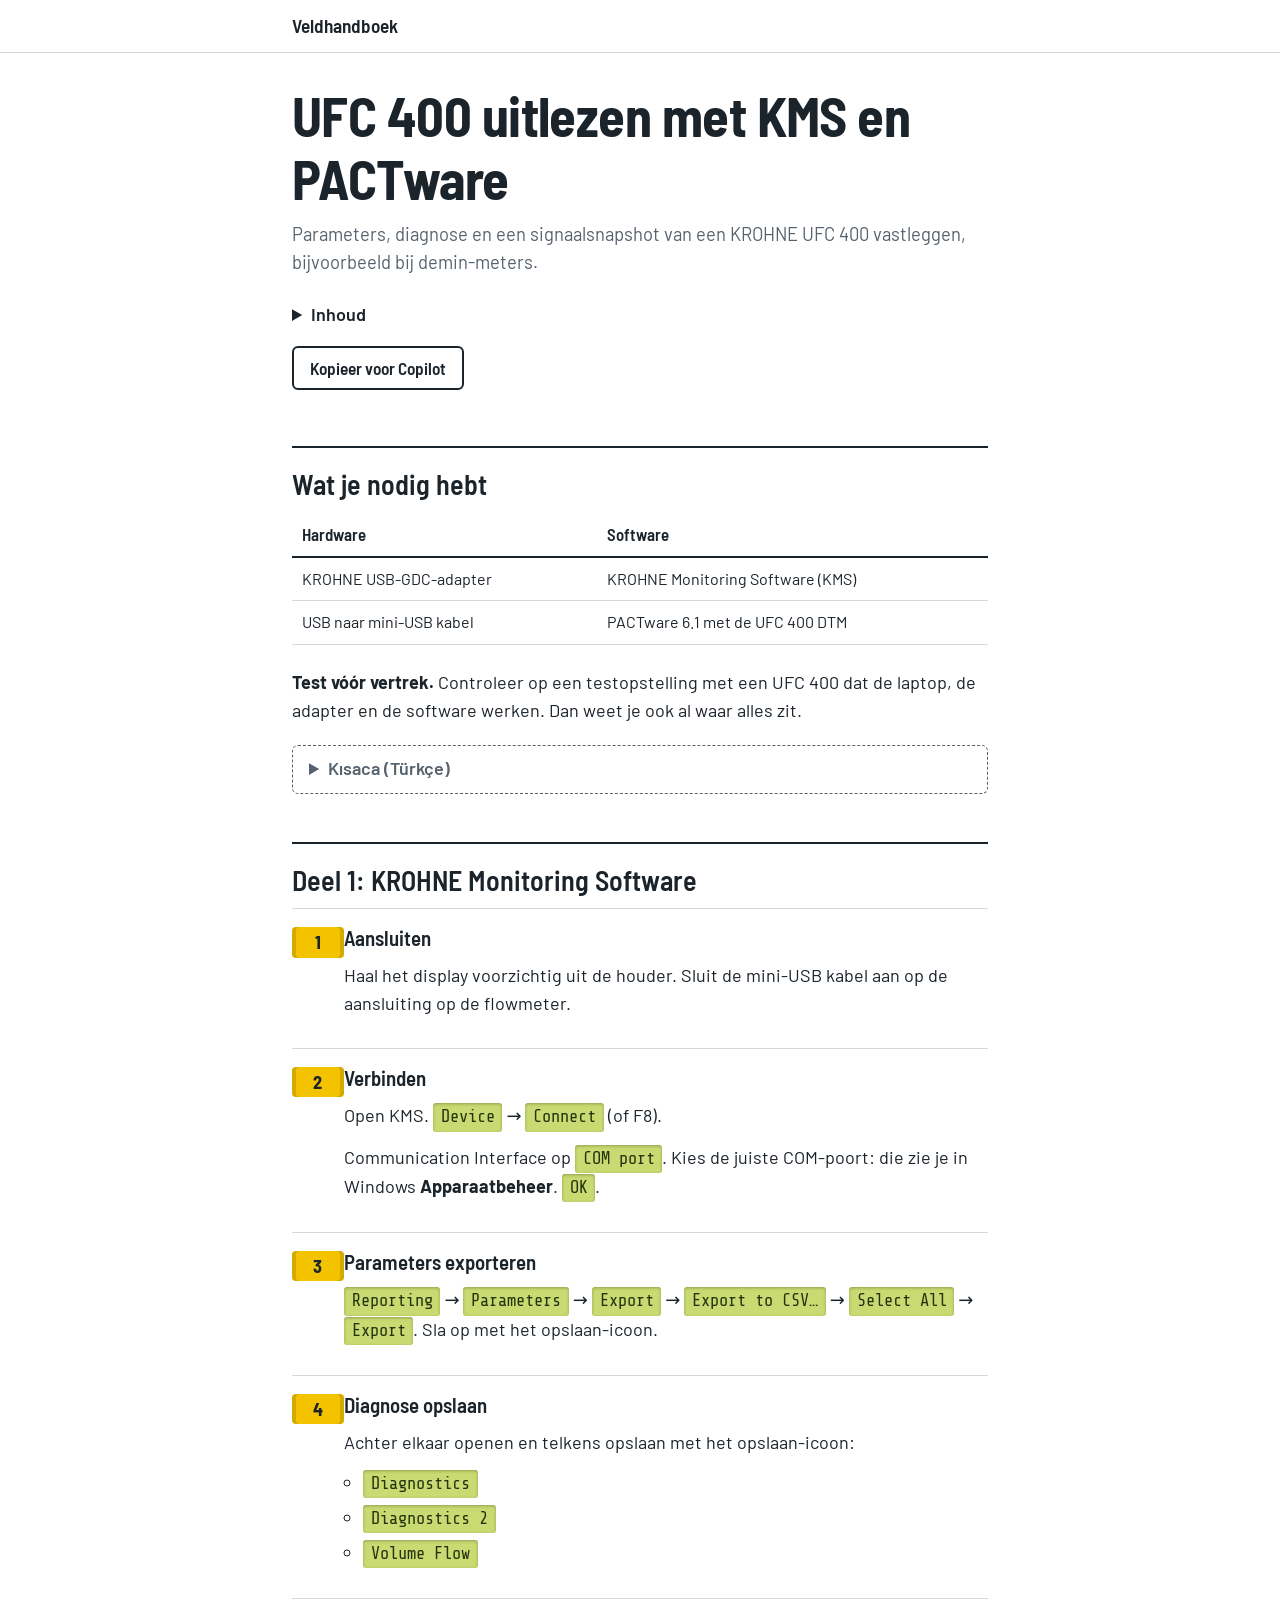
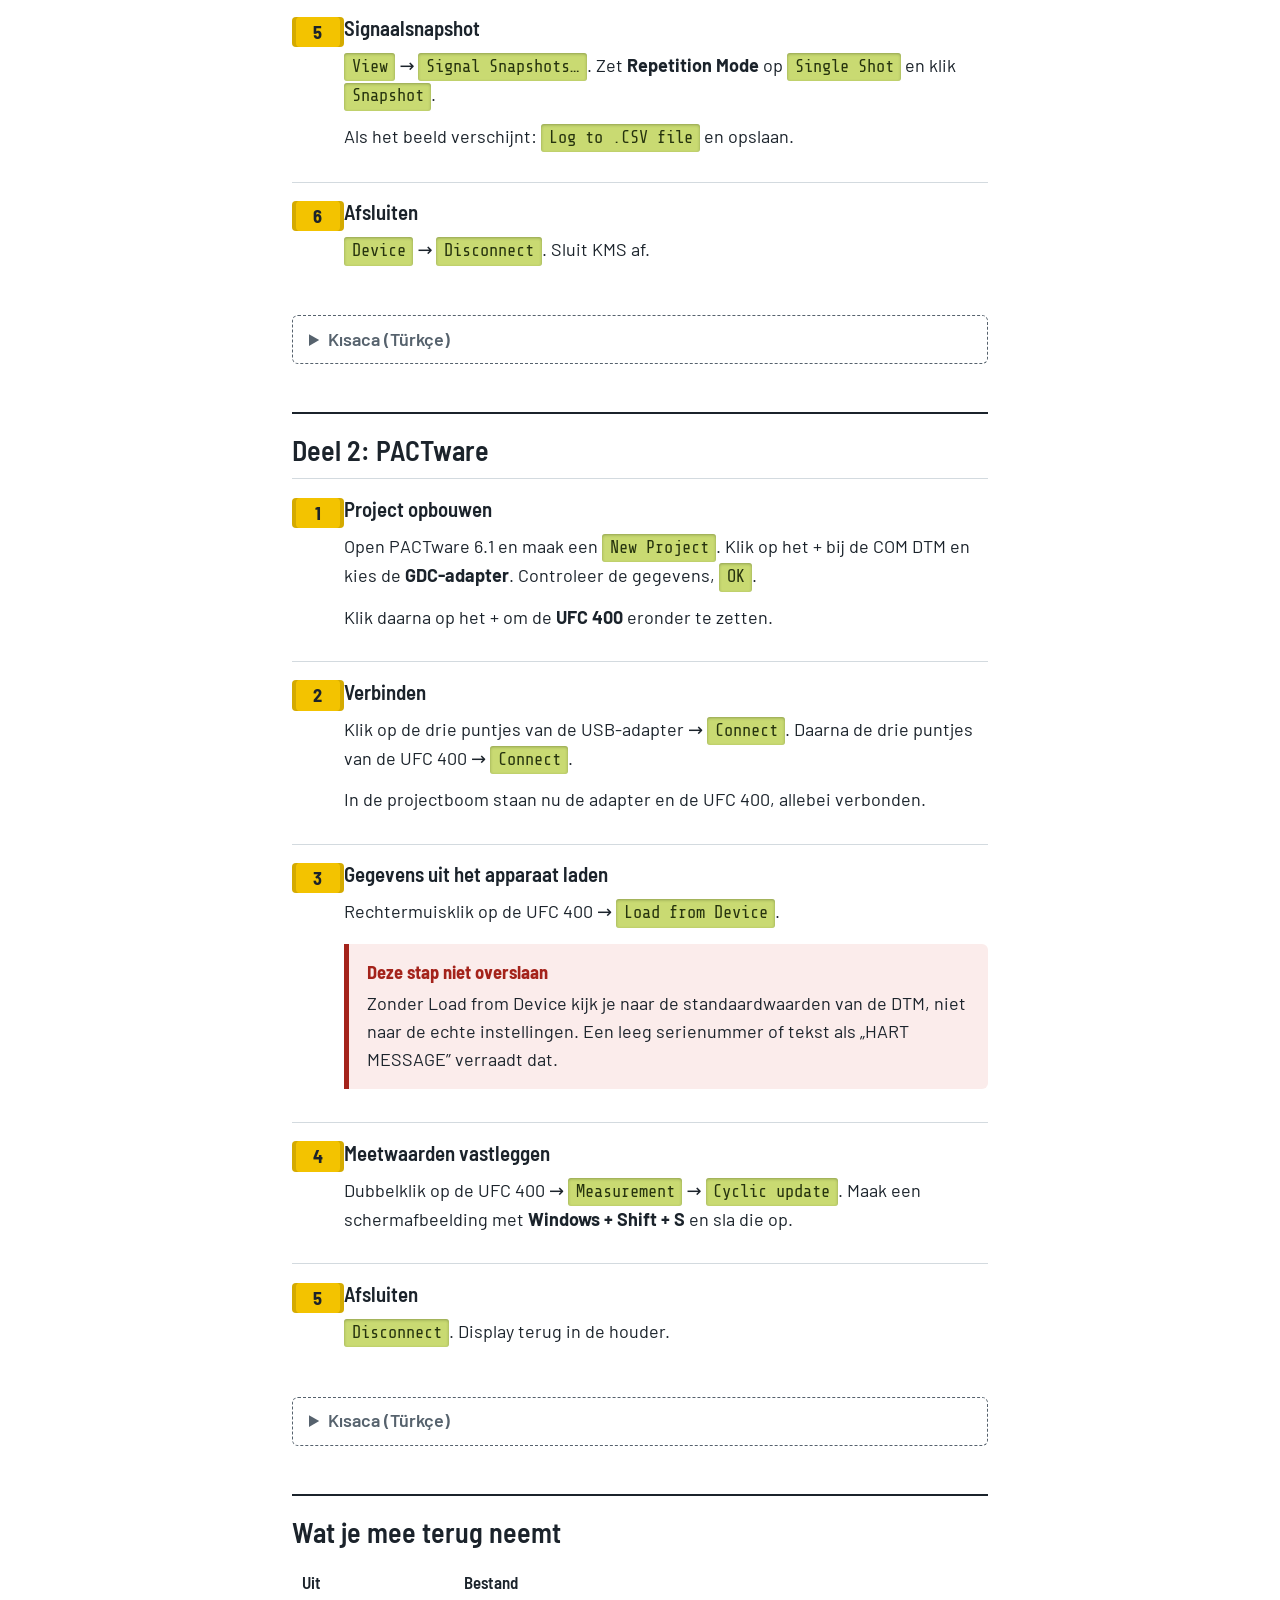
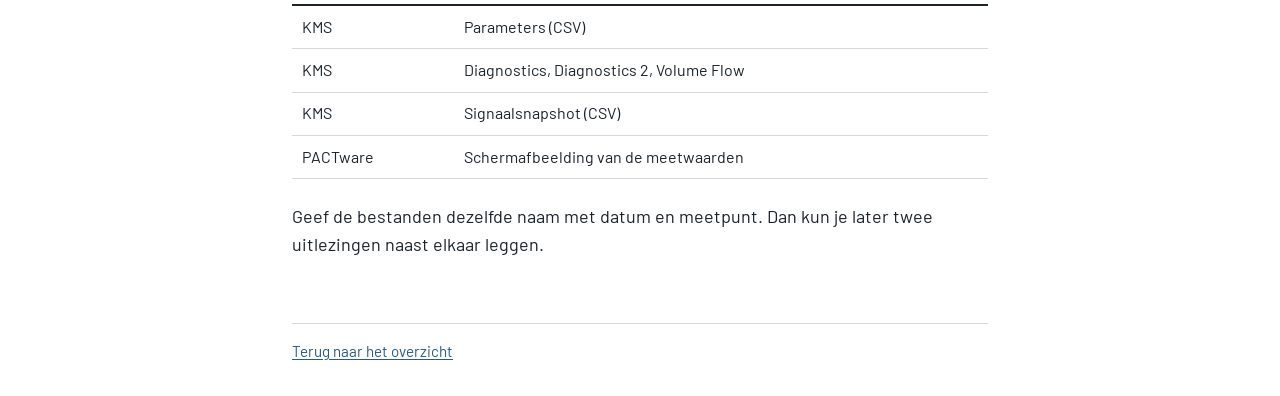
<file: procedures/ufc400-uitlezen.html>
<!DOCTYPE html>
<html lang="nl">
<head>
  <meta charset="utf-8">
  <meta name="viewport" content="width=device-width, initial-scale=1">
  <title>UFC 400 uitlezen met KMS en PACTware · Veldhandboek</title>
  <link rel="stylesheet" href="../assets/style.css">
  <script src="../assets/copilot.js" defer></script>
</head>
<body>
  <nav class="balk"><div class="wrap"><a class="thuis" href="../index.html">Veldhandboek</a></div></nav>

  <main class="wrap">
    <header class="kopblok">
      <h1>UFC 400 uitlezen met KMS en PACTware</h1>
      <p class="keten">Parameters, diagnose en een signaalsnapshot van een KROHNE UFC 400 vastleggen, bijvoorbeeld bij demin-meters.</p>

      <details class="inhoud">
        <summary>Inhoud</summary>
        <ol>
          <li><a href="#nodig">Wat je nodig hebt</a></li>
          <li><a href="#kms">Deel 1: KROHNE Monitoring Software</a></li>
          <li><a href="#pactware">Deel 2: PACTware</a></li>
          <li><a href="#resultaat">Wat je mee terug neemt</a></li>
        </ol>
      </details>
    </header>

    <!-- ===================================================== -->
    <h2 id="nodig">Wat je nodig hebt</h2>
    <div class="tabel">
      <table>
        <tr><th>Hardware</th><th>Software</th></tr>
        <tr><td>KROHNE USB-GDC-adapter</td><td>KROHNE Monitoring Software (KMS)</td></tr>
        <tr><td>USB naar mini-USB kabel</td><td>PACTware 6.1 met de UFC 400 DTM</td></tr>
      </table>
    </div>
    <p><b>Test vóór vertrek.</b> Controleer op een testopstelling met een UFC 400 dat de laptop, de adapter en de software werken. Dan weet je ook al waar alles zit.</p>

    <details class="tr">
      <summary>Kısaca (Türkçe)</summary>
      <p>Gerekenler: KROHNE USB-GDC adaptörü, mini USB kablo, KMS ve PACTware 6.1. Yola çıkmadan önce test düzeneğinde laptopu ve yazılımı dene.</p>
    </details>

    <!-- ===================================================== -->
    <h2 id="kms">Deel 1: KROHNE Monitoring Software</h2>
    <ol class="stappen">
      <li>
        <h3>Aansluiten</h3>
        <p>Haal het display voorzichtig uit de houder. Sluit de mini-USB kabel aan op de aansluiting op de flowmeter.</p>
      </li>
      <li>
        <h3>Verbinden</h3>
        <p>Open KMS. <span class="lcd">Device</span> → <span class="lcd">Connect</span> (of F8).</p>
        <p>Communication Interface op <span class="lcd">COM port</span>. Kies de juiste COM-poort: die zie je in Windows <b>Apparaatbeheer</b>. <span class="lcd">OK</span>.</p>
      </li>
      <li>
        <h3>Parameters exporteren</h3>
        <p><span class="lcd">Reporting</span> → <span class="lcd">Parameters</span> → <span class="lcd">Export</span> → <span class="lcd">Export to CSV…</span> → <span class="lcd">Select All</span> → <span class="lcd">Export</span>. Sla op met het opslaan-icoon.</p>
      </li>
      <li>
        <h3>Diagnose opslaan</h3>
        <p>Achter elkaar openen en telkens opslaan met het opslaan-icoon:</p>
        <ul>
          <li><span class="lcd">Diagnostics</span></li>
          <li><span class="lcd">Diagnostics 2</span></li>
          <li><span class="lcd">Volume Flow</span></li>
        </ul>
      </li>
      <li>
        <h3>Signaalsnapshot</h3>
        <p><span class="lcd">View</span> → <span class="lcd">Signal Snapshots…</span>. Zet <b>Repetition Mode</b> op <span class="lcd">Single Shot</span> en klik <span class="lcd">Snapshot</span>.</p>
        <p>Als het beeld verschijnt: <span class="lcd">Log to .CSV file</span> en opslaan.</p>
      </li>
      <li>
        <h3>Afsluiten</h3>
        <p><span class="lcd">Device</span> → <span class="lcd">Disconnect</span>. Sluit KMS af.</p>
      </li>
    </ol>

    <details class="tr">
      <summary>Kısaca (Türkçe)</summary>
      <ol>
        <li>Ekranı yuvasından çıkar, mini USB'yi tak.</li>
        <li>KMS: Device → Connect, COM portunu Aygıt Yöneticisi'nden bul.</li>
        <li>Reporting → Parameters → CSV olarak dışa aktar (Select All).</li>
        <li>Diagnostics, Diagnostics 2 ve Volume Flow'u ayrı ayrı kaydet.</li>
        <li>View → Signal Snapshots: Single Shot, Snapshot, CSV'ye kaydet.</li>
        <li>Device → Disconnect.</li>
      </ol>
    </details>

    <!-- ===================================================== -->
    <h2 id="pactware">Deel 2: PACTware</h2>
    <ol class="stappen">
      <li>
        <h3>Project opbouwen</h3>
        <p>Open PACTware 6.1 en maak een <span class="lcd">New Project</span>. Klik op het + bij de COM DTM en kies de <b>GDC-adapter</b>. Controleer de gegevens, <span class="lcd">OK</span>.</p>
        <p>Klik daarna op het + om de <b>UFC 400</b> eronder te zetten.</p>
      </li>
      <li>
        <h3>Verbinden</h3>
        <p>Klik op de drie puntjes van de USB-adapter → <span class="lcd">Connect</span>. Daarna de drie puntjes van de UFC 400 → <span class="lcd">Connect</span>.</p>
        <p>In de projectboom staan nu de adapter en de UFC 400, allebei verbonden.</p>
      </li>
      <li>
        <h3>Gegevens uit het apparaat laden</h3>
        <p>Rechtermuisklik op de UFC 400 → <span class="lcd">Load from Device</span>.</p>
        <div class="gevaar"><strong>Deze stap niet overslaan</strong>Zonder Load from Device kijk je naar de standaardwaarden van de DTM, niet naar de echte instellingen. Een leeg serienummer of tekst als „HART MESSAGE” verraadt dat.</div>
      </li>
      <li>
        <h3>Meetwaarden vastleggen</h3>
        <p>Dubbelklik op de UFC 400 → <span class="lcd">Measurement</span> → <span class="lcd">Cyclic update</span>. Maak een schermafbeelding met <b>Windows + Shift + S</b> en sla die op.</p>
      </li>
      <li>
        <h3>Afsluiten</h3>
        <p><span class="lcd">Disconnect</span>. Display terug in de houder.</p>
      </li>
    </ol>

    <details class="tr">
      <summary>Kısaca (Türkçe)</summary>
      <ol>
        <li>PACTware'de yeni proje: önce GDC adaptörü, altına UFC 400.</li>
        <li>Önce adaptöre, sonra UFC 400'e Connect.</li>
        <li><b>Load from Device</b> yap. Bunu atlarsan gerçek ayarları değil, varsayılan değerleri görürsün.</li>
        <li>Measurement → Cyclic update, Windows + Shift + S ile ekran görüntüsü al.</li>
        <li>Disconnect, ekranı yerine tak.</li>
      </ol>
    </details>

    <!-- ===================================================== -->
    <h2 id="resultaat">Wat je mee terug neemt</h2>
    <div class="tabel">
      <table>
        <tr><th>Uit</th><th>Bestand</th></tr>
        <tr><td>KMS</td><td>Parameters (CSV)</td></tr>
        <tr><td>KMS</td><td>Diagnostics, Diagnostics 2, Volume Flow</td></tr>
        <tr><td>KMS</td><td>Signaalsnapshot (CSV)</td></tr>
        <tr><td>PACTware</td><td>Schermafbeelding van de meetwaarden</td></tr>
      </table>
    </div>
    <p>Geef de bestanden dezelfde naam met datum en meetpunt. Dan kun je later twee uitlezingen naast elkaar leggen.</p>

    <p class="voet"><a href="../index.html">Terug naar het overzicht</a></p>
  </main>
</body>
</html>
</file>
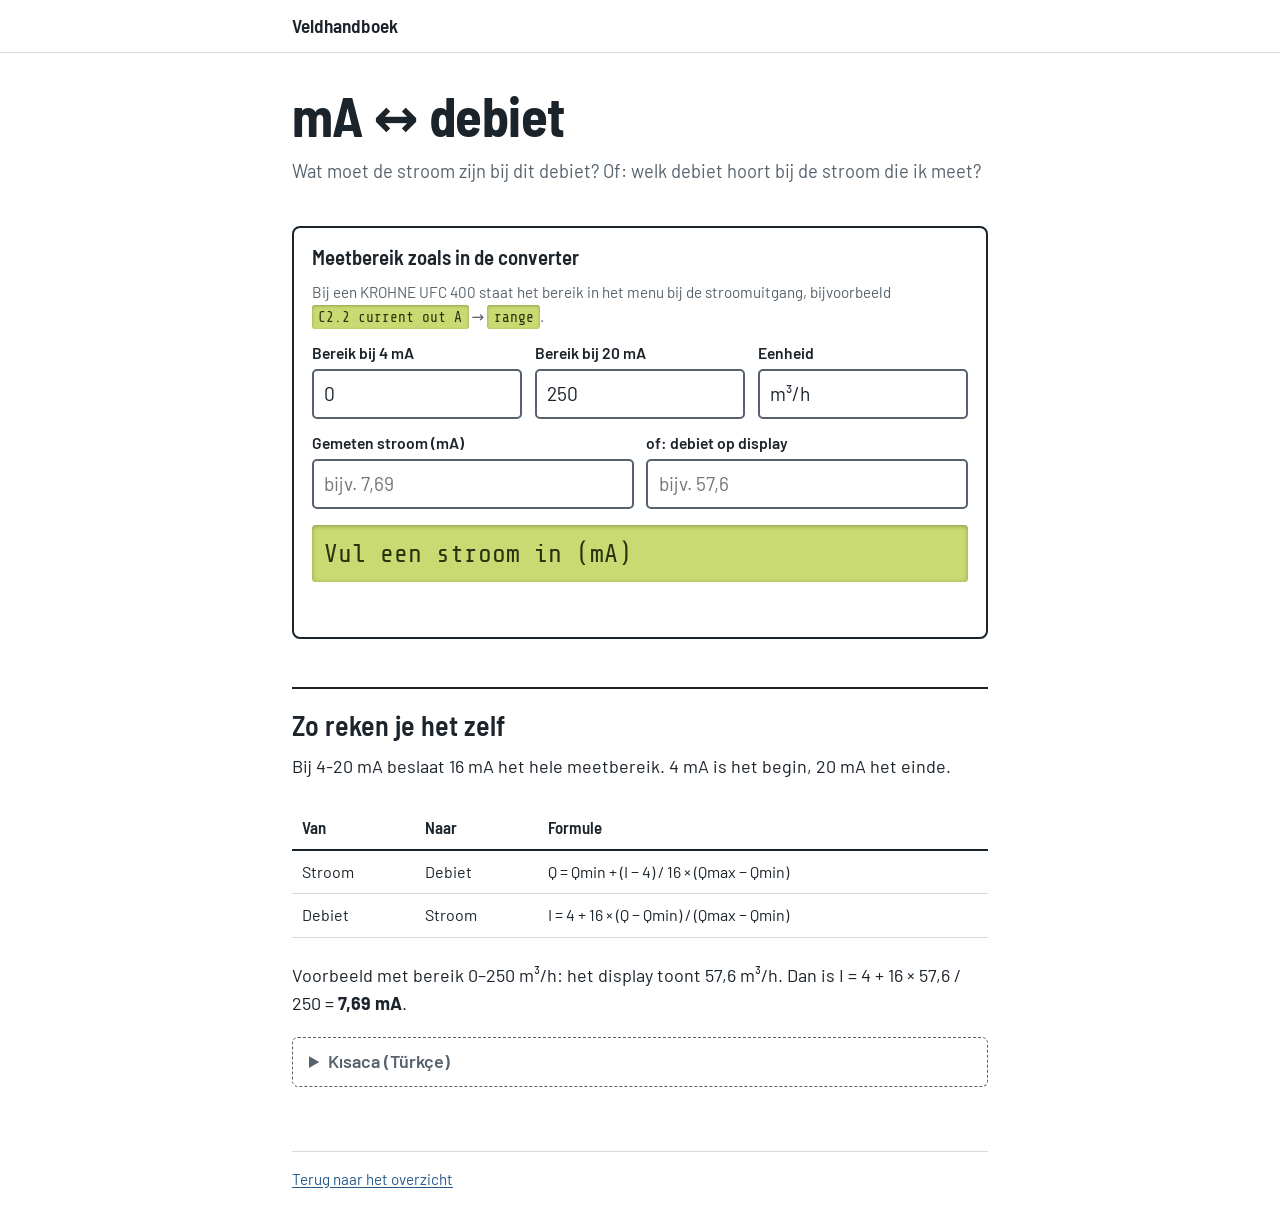
<file: tools/ma-debiet.html>
<!DOCTYPE html>
<html lang="nl">
<head>
  <meta charset="utf-8">
  <meta name="viewport" content="width=device-width, initial-scale=1">
  <title>mA ↔ debiet rekenmachine · Veldhandboek</title>
  <link rel="stylesheet" href="../assets/style.css">
  <script src="../assets/reken.js" defer></script>
</head>
<body>
  <nav class="balk"><div class="wrap"><a class="thuis" href="../index.html">Veldhandboek</a></div></nav>

  <main class="wrap">
    <header class="kopblok">
      <h1>mA ↔ debiet</h1>
      <p class="keten">Wat moet de stroom zijn bij dit debiet? Of: welk debiet hoort bij de stroom die ik meet?</p>
    </header>

    <section class="reken" aria-label="Rekenmachine">
      <h3>Meetbereik zoals in de converter</h3>
      <p class="hint">Bij een KROHNE UFC 400 staat het bereik in het menu bij de stroomuitgang, bijvoorbeeld <span class="lcd">C2.2 current out A</span> → <span class="lcd">range</span>.</p>
      <div class="velden">
        <div><label for="r-min">Bereik bij 4 mA</label><input id="r-min" name="min" inputmode="decimal" value="0"></div>
        <div><label for="r-max">Bereik bij 20 mA</label><input id="r-max" name="max" inputmode="decimal" value="250"></div>
        <div><label for="r-eenheid">Eenheid</label><input id="r-eenheid" name="eenheid" value="m³/h"></div>
      </div>
      <div class="velden">
        <div><label for="r-ma">Gemeten stroom (mA)</label><input id="r-ma" name="ma" inputmode="decimal" placeholder="bijv. 7,69"></div>
        <div><label for="r-debiet">of: debiet op display</label><input id="r-debiet" name="debiet" inputmode="decimal" placeholder="bijv. 57,6"></div>
      </div>
      <div class="uit" aria-live="polite"></div>
      <div class="melding" aria-live="polite"></div>
    </section>

    <h2>Zo reken je het zelf</h2>
    <p>Bij 4-20 mA beslaat 16 mA het hele meetbereik. 4 mA is het begin, 20 mA het einde.</p>
    <div class="tabel">
      <table>
        <tr><th>Van</th><th>Naar</th><th>Formule</th></tr>
        <tr><td>Stroom</td><td>Debiet</td><td>Q = Qmin + (I − 4) / 16 × (Qmax − Qmin)</td></tr>
        <tr><td>Debiet</td><td>Stroom</td><td>I = 4 + 16 × (Q − Qmin) / (Qmax − Qmin)</td></tr>
      </table>
    </div>
    <p>Voorbeeld met bereik 0–250 m³/h: het display toont 57,6 m³/h. Dan is I = 4 + 16 × 57,6 / 250 = <b>7,69 mA</b>.</p>

    <details class="tr">
      <summary>Kısaca (Türkçe)</summary>
      <p>Range'i cihazdaki gibi gir (4 mA ve 20 mA karşılığı). Sonra ölçtüğün mA'i ya da ekrandaki debiyi yaz; diğerini hesaplar.</p>
      <p>Müşteri "yanlış değer görüyorum" derse ilk soru: sisteminde range ne ayarlı? Range farklıysa aynı mA farklı debi gösterir.</p>
    </details>

    <p class="voet"><a href="../index.html">Terug naar het overzicht</a></p>
  </main>
</body>
</html>
</file>
<file: assets/style.css>
/* Veldhandboek — leesbaar op een tablet in een buitenkast, ook in de zon.
   Twee visuele codes met een vaste betekenis:
   - geel kousje (.kous): een meetpunt, klem of stapnummer, zoals de draadmarkering in de kast
   - LCD-chip (.lcd): tekst zoals die op het display van de converter staat (menupaden, waarden) */

@import url("https://fonts.googleapis.com/css2?family=Barlow:ital,wght@0,400;0,600;1,400&family=Barlow+Semi+Condensed:wght@500;600;700&family=Share+Tech+Mono&display=swap");

:root {
  --papier: #ffffff;
  --vlak: #eef2f3;
  --inkt: #1b232b;
  --grijs: #56626d;
  --lijn: #d3dadf;
  --staal: #255a8a;
  --kous: #f3c300;
  --lcd: #c9da72;
  --lcd-inkt: #26330e;
  --gevaar: #a4231b;
  --gevaar-vlak: #fbeceb;

  --tekst: "Barlow", system-ui, -apple-system, "Segoe UI", sans-serif;
  --kop: "Barlow Semi Condensed", "Barlow", system-ui, sans-serif;
  --display: "Share Tech Mono", ui-monospace, "Consolas", monospace;

  --maat: 1.125rem;
  --breed: 46rem;
}

* { box-sizing: border-box; }

html { font-size: 100%; -webkit-text-size-adjust: 100%; }

body {
  margin: 0;
  background: var(--papier);
  color: var(--inkt);
  font-family: var(--tekst);
  font-size: var(--maat);
  line-height: 1.55;
}

a { color: var(--staal); text-underline-offset: 0.15em; }
a:focus-visible, button:focus-visible, input:focus-visible, summary:focus-visible {
  outline: 3px solid var(--staal);
  outline-offset: 2px;
}

.wrap { max-width: var(--breed); margin: 0 auto; padding: 0 1.25rem; }

/* ---------- koppen ---------- */
h1, h2, h3 { font-family: var(--kop); line-height: 1.15; margin: 0; }
h1 { font-size: clamp(2.2rem, 6vw, 3.4rem); font-weight: 700; letter-spacing: -0.01em; }
h2 { font-size: 1.75rem; font-weight: 600; margin-top: 3rem; padding-top: 1.25rem; border-top: 2px solid var(--inkt); }
h3 { font-size: 1.3rem; font-weight: 600; margin-top: 1.75rem; }
p, ul, ol, table { margin: 0.75rem 0; }
li + li { margin-top: 0.35rem; }

/* ---------- bovenbalk ---------- */
.balk {
  border-bottom: 1px solid var(--lijn);
  background: var(--papier);
}
.balk .wrap { display: flex; align-items: center; justify-content: space-between; gap: 1rem; min-height: 3.25rem; }
.balk a.thuis { font-family: var(--kop); font-weight: 600; font-size: 1.2rem; color: var(--inkt); text-decoration: none; }
.balk a.thuis:hover { text-decoration: underline; }

/* ---------- geel kousje ---------- */
.kous {
  display: inline-block;
  background: var(--kous);
  color: var(--inkt);
  font-family: var(--kop);
  font-weight: 600;
  font-size: 0.92em;
  line-height: 1.25;
  padding: 0.05em 0.55em;
  border-radius: 4px;
  box-shadow: inset 4px 0 0 rgba(0, 0, 0, 0.13), inset -4px 0 0 rgba(0, 0, 0, 0.13);
  white-space: nowrap;
}

/* ---------- LCD-chip ---------- */
.lcd {
  display: inline-block;
  background: var(--lcd);
  color: var(--lcd-inkt);
  font-family: var(--display);
  font-size: 0.95em;
  padding: 0.05em 0.45em;
  border-radius: 3px;
  box-shadow: inset 0 1px 3px rgba(38, 51, 14, 0.35);
  white-space: nowrap;
}

/* ---------- startpagina ---------- */
.held { padding: 2.5rem 0 1.5rem; }
.held p.onder { color: var(--grijs); font-size: 1.2rem; margin-top: 0.5rem; }

.zoek { margin-top: 1.75rem; }
.zoek label { display: block; font-weight: 600; margin-bottom: 0.4rem; }
.zoek input {
  width: 100%;
  font: inherit;
  font-size: 1.3rem;
  padding: 0.8rem 1rem;
  border: 2px solid var(--inkt);
  border-radius: 6px;
  background: var(--papier);
  color: var(--inkt);
}
.zoek input::placeholder { color: #7d8891; }

.resultaten { list-style: none; padding: 0; margin: 1.5rem 0 3rem; }
.resultaten li { margin: 0; border-top: 1px solid var(--lijn); }
.resultaten li:last-child { border-bottom: 1px solid var(--lijn); }
.resultaten a {
  display: block;
  padding: 1.1rem 0.25rem;
  color: var(--inkt);
  text-decoration: none;
}
.resultaten a:hover .titel, .resultaten a:focus-visible .titel { text-decoration: underline; }
.resultaten .titel { font-family: var(--kop); font-weight: 600; font-size: 1.45rem; color: var(--staal); }
.resultaten .soort { color: var(--grijs); font-size: 0.95rem; }
.resultaten .samenvatting { display: block; margin-top: 0.3rem; }
.resultaten .labels { display: flex; flex-wrap: wrap; gap: 0.35rem; margin-top: 0.6rem; }
.leeg { color: var(--grijs); }
.resultaten li.groep {
  border-top: 2px solid var(--inkt);
  font-family: var(--kop);
  font-weight: 700;
  font-size: 1.3rem;
  padding: 1.6rem 0 0.4rem;
}
.resultaten li.groep:first-child { padding-top: 0.6rem; }
.resultaten li.groep + li { border-top: 0; }

/* ---------- procedurepagina ---------- */
.kopblok { padding: 2rem 0 0.5rem; }
.kopblok .keten { color: var(--grijs); font-size: 1.15rem; margin-top: 0.6rem; }

.status {
  margin-top: 1.25rem;
  padding: 0.9rem 1rem;
  background: var(--vlak);
  border-radius: 6px;
}
.status strong { font-family: var(--kop); }

.inhoud { margin-top: 1.5rem; }
.inhoud summary { cursor: pointer; font-weight: 600; }
.inhoud ol { columns: 2 14rem; column-gap: 2rem; }

.gevaar {
  margin: 1rem 0;
  padding: 0.9rem 1rem 0.9rem 1.1rem;
  background: var(--gevaar-vlak);
  border-left: 5px solid var(--gevaar);
  border-radius: 0 6px 6px 0;
}
.gevaar > strong:first-child { color: var(--gevaar); font-family: var(--kop); font-size: 1.15rem; display: block; margin-bottom: 0.25rem; }
.gevaar ul { margin: 0.25rem 0 0; padding-left: 1.2rem; }

/* Turkse samenvatting */
details.tr {
  margin: 1.25rem 0;
  border: 1px dashed var(--grijs);
  border-radius: 6px;
  padding: 0.6rem 1rem;
}
details.tr summary { cursor: pointer; font-weight: 600; color: var(--grijs); }
details.tr[open] summary { margin-bottom: 0.4rem; }
details.tr p, details.tr ul { margin: 0.4rem 0; }

/* signaalketen */
.keten-schema {
  display: flex;
  align-items: stretch;
  gap: 0;
  margin: 1.25rem 0;
  overflow-x: auto;
  padding-bottom: 0.25rem;
}
.keten-schema .blok {
  flex: 1 1 0;
  min-width: 0;
  hyphens: auto;
  overflow-wrap: anywhere;
  border: 2px solid var(--inkt);
  border-radius: 6px;
  padding: 0.6rem 0.7rem;
  background: var(--papier);
}
.keten-schema .blok b { font-family: var(--kop); display: block; font-size: 1rem; }
.keten-schema .blok span { color: var(--grijs); font-size: 0.92rem; display: block; }
.keten-schema .draad {
  flex: 0 0 3.1rem;
  position: relative;
  display: flex;
  align-items: center;
  justify-content: center;
}
.keten-schema .draad::before {
  content: "";
  position: absolute;
  left: 0; right: 0; top: 50%;
  border-top: 3px solid var(--inkt);
}
.keten-schema .draad .kous { position: relative; }
.keten-schema .blok .kous { display: inline-block; margin-top: 0.4rem; color: var(--inkt); font-size: 0.9rem; }

@media (max-width: 44rem) {
  .keten-schema { flex-direction: column; overflow: visible; }
  .keten-schema .blok { min-width: 0; }
  .keten-schema .draad { flex: 0 0 2.6rem; }
  .keten-schema .draad::before { left: 50%; right: auto; top: 0; bottom: 0; border-top: 0; border-left: 3px solid var(--inkt); }
}

td .lcd { white-space: normal; }

/* figuren */
figure.plaat { margin: 1.5rem 0; }
figure.plaat .platen { display: grid; grid-template-columns: repeat(auto-fit, minmax(14rem, 1fr)); gap: 0.6rem; }
figure.plaat.smal img { max-width: 26rem; margin: 0 auto; }
figure.plaat .platen.drie { grid-template-columns: repeat(auto-fit, minmax(12rem, 1fr)); }
figure.plaat img { display: block; width: 100%; height: auto; border: 1px solid var(--lijn); border-radius: 6px; background: var(--papier); padding: 0.5rem; }
figure.plaat figcaption { color: var(--grijs); font-size: 0.98rem; margin-top: 0.45rem; }

/* stappen */
ol.stappen { list-style: none; padding: 0; counter-reset: stap; }
ol.stappen > li {
  counter-increment: stap;
  position: relative;
  padding: 1.1rem 0 1.1rem 3.25rem;
  border-top: 1px solid var(--lijn);
  margin: 0;
}
ol.stappen > li::before {
  content: counter(stap);
  position: absolute;
  left: 0;
  top: 1.15rem;
  min-width: 2.3rem;
  text-align: center;
  background: var(--kous);
  font-family: var(--kop);
  font-weight: 700;
  font-size: 1.15rem;
  padding: 0.05em 0.4em;
  border-radius: 4px;
  box-shadow: inset 4px 0 0 rgba(0, 0, 0, 0.13), inset -4px 0 0 rgba(0, 0, 0, 0.13);
}
ol.stappen > li.nul::before { content: "0"; }
ol.stappen > li.nul { counter-increment: none; }
ol.stappen h3 { margin-top: 0; }
ol.stappen ul, ol.stappen ol { padding-left: 1.2rem; }

.uitkomst { margin: 0.6rem 0; padding: 0.6rem 0.9rem; background: var(--vlak); border-radius: 6px; }
.uitkomst p { margin: 0.25rem 0; }

/* tabellen */
.tabel { overflow-x: auto; }
table { border-collapse: collapse; width: 100%; font-size: 1rem; }
th, td { text-align: left; vertical-align: top; padding: 0.55rem 0.6rem; border-bottom: 1px solid var(--lijn); }
th { font-family: var(--kop); font-weight: 600; font-size: 1.05rem; border-bottom: 2px solid var(--inkt); }

/* rekenmachine */
.reken {
  margin: 1.25rem 0;
  padding: 1.1rem 1.1rem 1.25rem;
  border: 2px solid var(--inkt);
  border-radius: 8px;
}
.reken h3 { margin-top: 0; }
.reken .velden { display: grid; grid-template-columns: repeat(auto-fit, minmax(9.5rem, 1fr)); gap: 0.8rem; margin-top: 0.75rem; }
.reken label { display: block; font-weight: 600; font-size: 0.98rem; margin-bottom: 0.25rem; }
.reken input {
  width: 100%;
  font: inherit;
  font-size: 1.2rem;
  padding: 0.5rem 0.65rem;
  border: 2px solid var(--grijs);
  border-radius: 5px;
  background: var(--papier);
  color: var(--inkt);
}
.reken input:focus { border-color: var(--staal); }
.reken .uit {
  margin-top: 1rem;
  font-family: var(--display);
  font-size: 1.6rem;
  background: var(--lcd);
  color: var(--lcd-inkt);
  padding: 0.55rem 0.8rem;
  border-radius: 4px;
  box-shadow: inset 0 1px 4px rgba(38, 51, 14, 0.4);
  min-height: 3rem;
}
.reken .melding { margin-top: 0.5rem; color: var(--gevaar); font-weight: 600; min-height: 1.5em; }
.reken .hint { color: var(--grijs); font-size: 0.95rem; }

/* Copilot */
.copilot { margin-top: 1.1rem; display: flex; flex-wrap: wrap; gap: 0.6rem 1rem; align-items: center; }
.copilot-alles { display: block; margin: 0 0 2rem; }
.copilot-alles .knoppen { display: flex; flex-wrap: wrap; gap: 0.6rem; margin-top: 0.75rem; }
.knop {
  display: inline-block;
  font-family: var(--kop);
  font-weight: 600;
  font-size: 1.08rem;
  line-height: 1.2;
  padding: 0.6rem 1rem;
  border: 2px solid var(--inkt);
  border-radius: 6px;
  background: var(--papier);
  color: var(--inkt);
  text-decoration: none;
  cursor: pointer;
}
.knop:hover { background: var(--vlak); }
.knop[disabled], .knop[aria-disabled="true"] { opacity: 0.45; pointer-events: none; }
.melding-copilot { color: var(--grijs); font-size: 0.98rem; }

/* voet */
.voet { margin: 4rem 0 2rem; padding-top: 1rem; border-top: 1px solid var(--lijn); color: var(--grijs); font-size: 0.95rem; }

@media (prefers-reduced-motion: reduce) {
  * { scroll-behavior: auto !important; }
}

@media print {
  .balk, .zoek, .inhoud { display: none; }
  details.tr { display: none; }
  h2 { break-after: avoid; }
}
</file>
